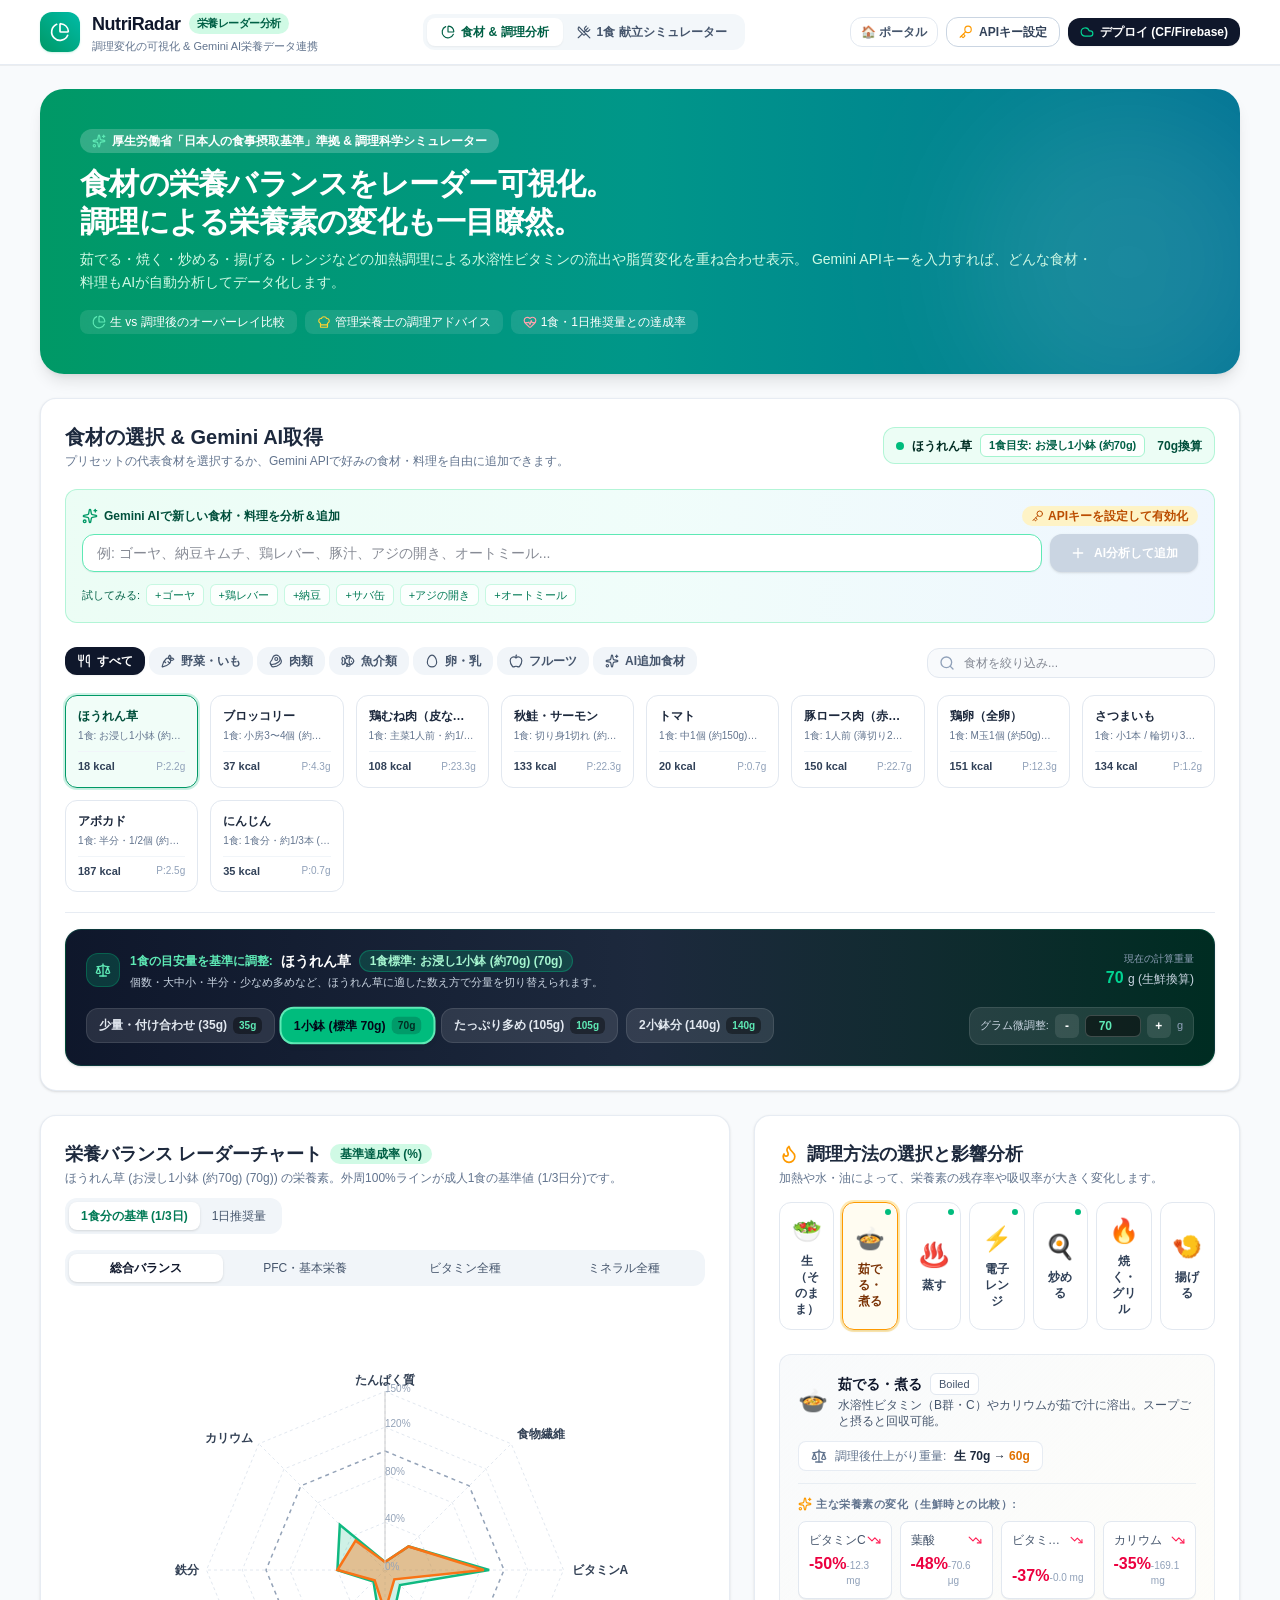
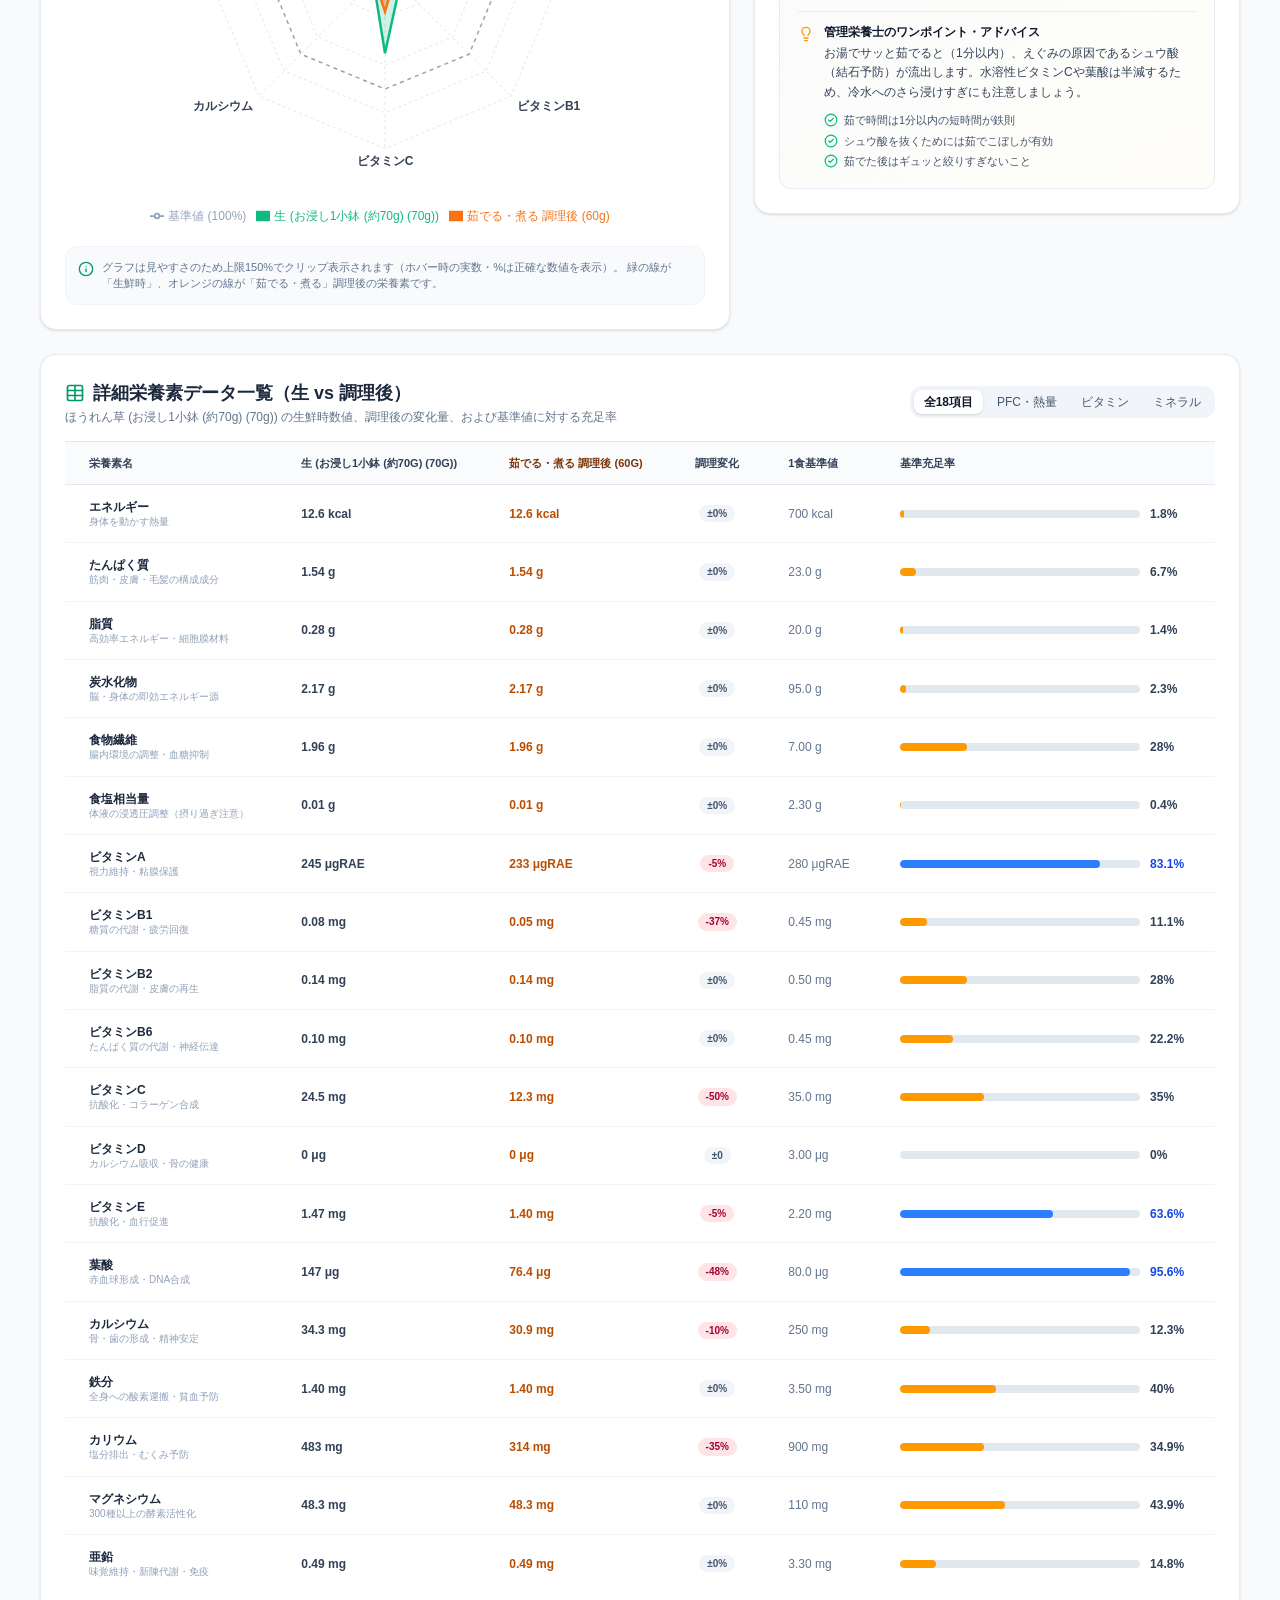
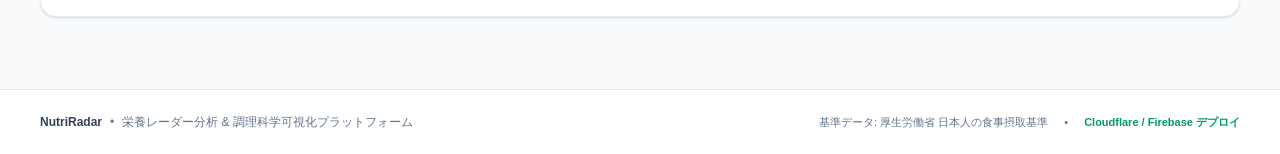
<file: nutrition-radar/index.html>
<!doctype html>
<html lang="ja">
  <head>
    <meta charset="UTF-8" />
    <meta name="viewport" content="width=device-width, initial-scale=1.0" />
    <title>NutriRadar | 栄養レーダー表示 & 調理影響可視化 (Gemini AI連携)</title>
    <meta name="description" content="食材の栄養バランスをレーダーチャートで可視化。加熱・調理による栄養素の残存率や変化、Gemini AIによる食材栄養分析に対応したWebアプリケーション。" />
    <link rel="icon" type="image/svg+xml" href="data:image/svg+xml,<svg xmlns=%22http://www.w3.org/2000/svg%22 viewBox=%220 0 100 100%22><text y=%22.9em%22 font-size=%2290%22>🥗</text></svg>" />
    <!-- Google Fonts for clean typography -->
    <link rel="preconnect" href="https://fonts.googleapis.com">
    <link rel="preconnect" href="https://fonts.gstatic.com" crossorigin>
    <link href="https://fonts.googleapis.com/css2?family=Plus+Jakarta+Sans:wght@400;500;600;700;800&family=Zen+Kaku+Gothic+New:wght@400;500;700;900&display=swap" rel="stylesheet">
    <script type="module" crossorigin src="./assets/index-3Vbqvub5.js"></script>
    <link rel="stylesheet" crossorigin href="./assets/index-mYPbccp0.css">
  </head>
  <body class="bg-slate-50 text-slate-900 font-sans antialiased">
    <div id="root"></div>
  </body>
</html>
</file>
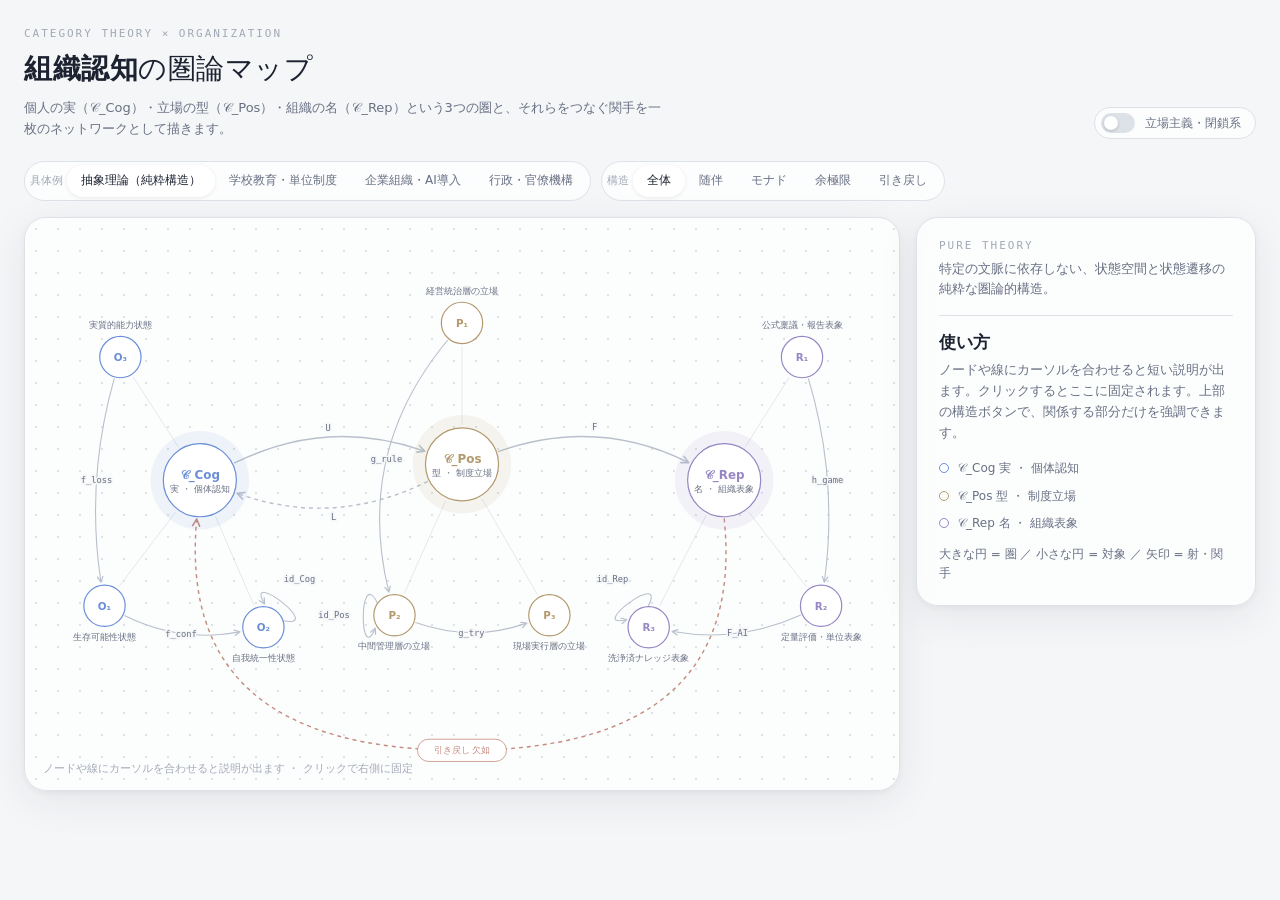
<file: organizational-category-theory.html>
<!DOCTYPE html>
<html lang="ja">
<head>
<meta charset="UTF-8">
<meta name="viewport" content="width=device-width, initial-scale=1.0">
<title>組織認知の圏論マップ</title>
<style>
:root{
  color-scheme: light dark;
  --bg:#f5f6f8; --surface:rgba(255,255,255,.72); --surface-solid:#ffffff;
  --line:#dde1e8; --edge:#b9c0cc; --text:#1c2230; --muted:#687083; --faint:#a2a9b6;
  --node:#ffffff; --accent:#5468e8;
  --cog:#6b8fd6; --pos:#b39a6e; --rep:#9686c4;
  --ok:#3d9f8a; --ng:#c48b7f;
  --shadow:0 10px 40px rgba(28,34,48,.08), 0 2px 8px rgba(28,34,48,.05);
}
@media (prefers-color-scheme: dark){
  :root{
    --bg:#0b0e15; --surface:rgba(20,25,36,.72); --surface-solid:#141924;
    --line:#232b3a; --edge:#3b4558; --text:#e5e8ef; --muted:#8f98aa; --faint:#5d6779;
    --node:#121722; --accent:#8193ff;
    --cog:#7fa2e8; --pos:#c9b085; --rep:#ab9be0;
    --ok:#56c1a8; --ng:#d79c90;
    --shadow:0 10px 40px rgba(0,0,0,.45), 0 2px 8px rgba(0,0,0,.3);
  }
}
*{box-sizing:border-box;margin:0;padding:0}
body{
  font-family:"Inter","Hiragino Sans","Noto Sans JP",system-ui,sans-serif;
  background:var(--bg); color:var(--text); min-height:100vh;
  -webkit-font-smoothing:antialiased; line-height:1.6;
}
.wrap{max-width:1320px;margin:0 auto;padding:28px 24px 40px}
header{display:flex;flex-wrap:wrap;align-items:flex-end;justify-content:space-between;gap:16px;margin-bottom:22px}
.kicker{font:500 11px/1 ui-monospace,SFMono-Regular,Menlo,monospace;letter-spacing:.18em;color:var(--faint);text-transform:uppercase}
h1{font-weight:300;font-size:clamp(20px,2.4vw,28px);letter-spacing:.02em;margin-top:8px}
h1 b{font-weight:600}
.lead{font-size:13px;color:var(--muted);margin-top:6px;max-width:640px}

/* controls */
.controls{display:flex;flex-wrap:wrap;gap:10px;align-items:center;margin-bottom:16px}
.seg{display:inline-flex;align-items:center;padding:3px;border-radius:999px;background:var(--surface);border:1px solid var(--line);backdrop-filter:blur(12px)}
.seg button{
  border:0;background:transparent;color:var(--muted);font:inherit;font-size:12px;
  padding:6px 14px;border-radius:999px;cursor:pointer;transition:background .25s,color .25s;
}
.seg button:hover{color:var(--text)}
.seg button[aria-pressed="true"]{background:var(--surface-solid);color:var(--text);box-shadow:0 1px 4px rgba(0,0,0,.08)}
.seg-label{font-size:11px;color:var(--faint);margin:0 4px 0 2px}
.switch{
  display:inline-flex;align-items:center;gap:10px;border:1px solid var(--line);background:var(--surface);
  padding:5px 14px 5px 6px;border-radius:999px;cursor:pointer;font:inherit;font-size:12px;color:var(--muted);
  backdrop-filter:blur(12px);
}
.switch .track{width:34px;height:20px;border-radius:999px;background:var(--line);position:relative;transition:background .3s}
.switch .track::after{content:"";position:absolute;top:3px;left:3px;width:14px;height:14px;border-radius:50%;background:var(--surface-solid);box-shadow:0 1px 3px rgba(0,0,0,.2);transition:transform .3s}
.switch[aria-checked="true"] .track{background:var(--ok)}
.switch[aria-checked="true"] .track::after{transform:translateX(14px)}
.switch[aria-checked="true"]{color:var(--text)}

/* layout */
.grid{display:grid;grid-template-columns:minmax(0,1fr) 340px;gap:16px}
@media (max-width:1000px){.grid{grid-template-columns:1fr}}
.card{background:var(--surface);border:1px solid var(--line);border-radius:22px;box-shadow:var(--shadow);backdrop-filter:blur(16px)}
.canvas{
  position:relative;overflow:hidden;padding:8px;
  background-image:radial-gradient(circle,var(--line) 1px,transparent 1.2px);
  background-size:22px 22px;
}
.canvas svg{width:100%;height:auto;display:block;animation:fade .5s ease}
@keyframes fade{from{opacity:0}to{opacity:1}}
.hint{position:absolute;left:18px;bottom:12px;font-size:11px;color:var(--faint)}

/* svg elements */
.spoke{stroke:var(--line);stroke-width:1}
.edge{fill:none;stroke:var(--edge);stroke-width:1.4;transition:stroke .25s,stroke-width .25s,opacity .35s}
.edge.functor{stroke-width:1.8}
.edge.dashed{stroke-dasharray:5 5}
.edge.flow{stroke-dasharray:4 7;animation:flow 2.4s linear infinite}
@keyframes flow{to{stroke-dashoffset:-44}}
.hit{fill:none;stroke:transparent;stroke-width:18;cursor:pointer}
.elabel{font-size:11px;fill:var(--muted);font-family:ui-monospace,SFMono-Regular,Menlo,monospace;paint-order:stroke;stroke:var(--bg);stroke-width:4px;pointer-events:none;transition:opacity .35s}
.grp{cursor:pointer;outline:none}
.grp:hover .edge,.grp:focus-visible .edge,.grp.on .edge{stroke:var(--accent);stroke-width:2.4}
.grp:hover .elabel,.grp.on .elabel{fill:var(--accent)}
.node circle.body{fill:var(--node);stroke-width:1.5;transition:stroke-width .25s,filter .25s}
.node{transform-box:fill-box;transform-origin:center;transition:transform .3s cubic-bezier(.2,.8,.2,1),opacity .35s}
.node:hover,.node:focus-visible,.node.on{transform:scale(1.08)}
.node:hover circle.body,.node:focus-visible circle.body,.node.on circle.body{stroke-width:2.6;filter:drop-shadow(0 6px 14px rgba(84,104,232,.22))}
.node .sym{font-size:13px;font-weight:600;text-anchor:middle;dominant-baseline:central;pointer-events:none}
.node .lbl{font-size:11.5px;fill:var(--muted);text-anchor:middle;pointer-events:none}
.hub .sym{font-size:15px}
.hub .sub{font-size:11px;fill:var(--muted);text-anchor:middle;pointer-events:none}
.halo{opacity:.10;animation:breathe 5s ease-in-out infinite}
@keyframes breathe{50%{opacity:.18}}
.dim{opacity:.14 !important}
.fb-label{font-size:11.5px;text-anchor:middle;dominant-baseline:central;pointer-events:none}

/* panel */
.panel{padding:22px;display:flex;flex-direction:column;gap:16px;align-self:start;position:sticky;top:16px}
.panel h2{font-size:17px;font-weight:600;line-height:1.45}
.panel .formula{font:12px/1.6 ui-monospace,SFMono-Regular,Menlo,monospace;color:var(--muted);background:var(--bg);border:1px solid var(--line);border-radius:12px;padding:8px 12px}
.panel dt{font-size:11px;letter-spacing:.06em;color:var(--faint);margin-bottom:4px}
.panel dd{font-size:13px;line-height:1.75}
.panel .sep{border-top:1px solid var(--line);padding-top:14px}
.panel .accent dt{color:var(--accent)}
.legend{display:grid;gap:8px;font-size:12px;color:var(--muted)}
.legend span{display:inline-block;width:10px;height:10px;border-radius:50%;margin-right:8px;vertical-align:-1px;border:1.5px solid}
.pin-clear{align-self:flex-start;border:1px solid var(--line);background:transparent;color:var(--muted);font:inherit;font-size:11px;padding:4px 12px;border-radius:999px;cursor:pointer}
.pin-clear:hover{color:var(--text)}

/* tooltip */
#tip{
  position:fixed;z-index:50;max-width:300px;padding:14px 16px;border-radius:16px;
  background:var(--surface);border:1px solid var(--line);box-shadow:var(--shadow);
  backdrop-filter:blur(18px) saturate(1.2);-webkit-backdrop-filter:blur(18px) saturate(1.2);
  opacity:0;transform:translateY(6px) scale(.98);pointer-events:none;
  transition:opacity .22s ease,transform .22s cubic-bezier(.2,.8,.2,1);
}
#tip.show{opacity:1;transform:none;pointer-events:auto}
#tip .k{font:500 10px/1 ui-monospace,SFMono-Regular,Menlo,monospace;letter-spacing:.14em;color:var(--faint);text-transform:uppercase}
#tip .t{font-size:14px;font-weight:600;margin-top:7px;line-height:1.45}
#tip .s{font:11px ui-monospace,SFMono-Regular,Menlo,monospace;color:var(--accent);margin-top:4px}
#tip .b{font-size:12.5px;color:var(--muted);margin-top:6px;line-height:1.7}
#tip .x{font-size:11px;color:var(--faint);margin-top:8px;border-top:1px solid var(--line);padding-top:6px}

@media (prefers-reduced-motion: reduce){
  *,*::before,*::after{animation:none !important;transition:none !important}
}
</style>
</head>
<body>
<div class="wrap">
  <header>
    <div>
      <div class="kicker">Category Theory × Organization</div>
      <h1><b>組織認知</b>の圏論マップ</h1>
      <p class="lead">個人の実（𝒞_Cog）・立場の型（𝒞_Pos）・組織の名（𝒞_Rep）という3つの圏と、それらをつなぐ関手を一枚のネットワークとして描きます。</p>
    </div>
    <button type="button" class="switch" id="mode" role="switch" aria-checked="false">
      <span class="track"></span><span id="mode-text">立場主義・閉鎖系</span>
    </button>
  </header>

  <div class="controls">
    <div class="seg" id="scenarios" aria-label="具体例"></div>
    <div class="seg" id="structures" aria-label="普遍構造"></div>
  </div>

  <div class="grid">
    <section class="card canvas" aria-label="圏と関手のネットワーク図">
      <div id="graph"></div>
      <div class="hint">ノードや線にカーソルを合わせると説明が出ます ・ クリックで右側に固定</div>
    </section>
    <aside class="card panel" id="panel" aria-live="polite"></aside>
  </div>
</div>
<div id="tip" role="tooltip"></div>

<script>
const MODEL = {"categories": [{"id": "C_Cog", "symbol": "𝒞_Cog", "name": "個体認知圏 (Cognitive Category)", "abstraction": "ミクロ状態空間：生物学的・心理的個体状態と内面的価値評価", "objects": [{"id": "Cog_Surv", "label": "O₁: 生存可能性状態", "desc": "物理的・社会的・代謝的生存の維持水準（孤立回避・エネルギー節約）"}, {"id": "Cog_Self", "label": "O₂: 自我統一性状態", "desc": "自己同一性・有能感・認知的一貫性が保持された内面状態"}, {"id": "Cog_Cap", "label": "O₃: 実質的能力状態", "desc": "個体が保有する固有の暗黙知・批判的思考力・実務遂行能力（『実』）"}], "morphisms": [{"id": "f_loss", "from": "Cog_Cap", "to": "Cog_Surv", "symbol": "f_loss : O₃ → O₁", "name": "損失回避・負の強化", "desc": "減点や排斥リスクを回避するため、突出した能力行使を抑制し安全領域へ遷移する射"}, {"id": "f_conf", "from": "Cog_Surv", "to": "Cog_Self", "symbol": "f_conf : O₁ → O₂", "name": "確証バイアス・不協和解消", "desc": "生存脅威や不都合な現実を遮断し、自己の正当性と一貫性を防衛する射"}, {"id": "id_cog", "from": "Cog_Self", "to": "Cog_Self", "symbol": "id_Cog : O₂ → O₂", "name": "現状維持バイアス（恒等射）", "desc": "参照点を現在状態に固定し、認知的負荷を最小化する恒等変換"}]}, {"id": "C_Pos", "symbol": "𝒞_Pos", "name": "制度立場圏 (Positional Category)", "abstraction": "メソ状態空間：組織構造から割り当てられた役割規定（型）と手続き遷移", "objects": [{"id": "Pos_Gov", "label": "P₁: 経営統治層の立場", "desc": "全体統制・方針策定を担う制度的役職（現場から空間的に分離された位置）"}, {"id": "Pos_Mid", "label": "P₂: 中間管理層の立場", "desc": "上下の緩衝・領地（予算・人員）保全・手続き管理を担う制度的役職"}, {"id": "Pos_Exe", "label": "P₃: 現場実行層の立場", "desc": "規定プログラムの消化・実行時例外処理（Try-Catch）を担う制度的役職"}], "morphisms": [{"id": "g_proc", "from": "Pos_Gov", "to": "Pos_Mid", "symbol": "g_rule : P₁ → P₂", "name": "規則・目標の演繹的下達", "desc": "抽象化された単一指標や標準手続きを上位から下位へ賦課する制度的射"}, {"id": "g_try", "from": "Pos_Mid", "to": "Pos_Exe", "symbol": "g_try : P₂ → P₃", "name": "手続責任・例外抑制の委譲", "desc": "任期中の無事故・前例踏襲・85〜90%微小未達の維持を要請する制度的射"}, {"id": "id_pos", "from": "Pos_Mid", "to": "Pos_Mid", "symbol": "id_Pos : P₂ → P₂", "name": "前例踏襲（恒等射）", "desc": "思考と結果責任を制度的役割へアウトソーシングし、型を反復維持する恒等変換"}]}, {"id": "C_Rep", "symbol": "𝒞_Rep", "name": "組織表象圏 (Representational Category)", "abstraction": "マクロ状態空間：組織内で公式に流通する記号・定量指標・承認文書（『名』）", "objects": [{"id": "Rep_Doc", "label": "R₁: 公式稟議・報告表象", "desc": "合議制と減点回避フィルタを通過し、政治的に平滑化された公式文書"}, {"id": "Rep_KPI", "label": "R₂: 定量評価・単位表象", "desc": "実態から切り離され自己目的化した測定値（KPI達成率・履修単位・正常終了コード）"}, {"id": "Rep_AI", "label": "R₃: 洗浄済ナレッジ表象", "desc": "生成AI・知識管理システムにより論理的流暢さと客観的権威が付与された表象"}], "morphisms": [{"id": "h_game", "from": "Rep_Doc", "to": "Rep_KPI", "symbol": "h_game : R₁ → R₂", "name": "指標ゲーミング（グッドハート射）", "desc": "実質的価値ではなく測定数値のみを最適化する記号間の変換プロセス"}, {"id": "h_wash", "from": "Rep_KPI", "to": "Rep_AI", "symbol": "F_AI : R₂ → R₃", "name": "事実洗浄（Truth Washing）", "desc": "生成文脈（保身・忖度）を捨象したまま統計的流暢さを付与し、客観的教条へ昇華させる射"}, {"id": "id_rep", "from": "Rep_AI", "to": "Rep_AI", "symbol": "id_Rep : R₃ → R₃", "name": "記号の自己言及的保持（恒等射）", "desc": "物理的現実と接地しないまま表象空間内部で整合性を循環させる恒等変換"}]}], "structures": [{"id": "adjunction", "title": "1. 随伴関手 (L ⊣ U) ：忘却と型への同化", "formula": "Hom_𝒞_Cog(L(P), C) ≅ Hom_𝒞_Pos(P, U(C))", "summary": "忘却関手 U が個人の実質的能力・内面葛藤（実）を捨象して『立場 P』へ射影し、左随伴 L が『立場から期待される標準的な型 L(P)』を内面へ付与する普遍的対応。", "mechanism": "個体が組織内で独自の判断を下すよりも、立場 P が要求する定型役割 L(P) に自己を同化させる方が、認知的代謝コストと減点リスクを同時に最小化できる（普遍性）。"}, {"id": "monad", "title": "2. 立場主義モナド (T = U ∘ L, η, μ) ：型の極限追求", "formula": "η : Id ⇒ T （責任の外部化）,  μ : T² ⇒ T （手続きの自己増殖）", "summary": "随伴から生じる自己関手 T はモナドを形成する。『型を守るための型（手続きのための手続き）』が無限に反復されても T の内部に閉じ込められる。", "mechanism": "クライスリ射 f : X → T(Y) により、すべての業務出力 Y には『立場上の免責条件・予算確保の口実（85〜90%の微小未達）』というモナド的文脈 T が不可分に結合される（パーキンソンの法則）。"}, {"id": "colimit", "title": "3. 余極限 (Colimit) ：合成の誤謬と無責任の体系", "formula": "Colim (P₁ → P₂ → P₃) ⟶ ∅_ Accountability （結果責任の消滅）", "summary": "各階層・各工程（例：学年進行や部門間バトンパス）が『任期中のランタイム例外処理（手続責任）』のみを局所的に可換にした結果、全体の余極限において結果責任が消失する。", "mechanism": "局所図式では『規定手順の履行（Exit Code 0）』が成立しているが、大域的な貼り合わせ（余極限）においては、最終アウトプットの品質保証（SLA）を担う対象が存在しない構造的不整合が生じる。"}, {"id": "pullback", "title": "4. 引き戻し (Pullback) の欠如と回復：AI事実洗浄 vs 動的適応", "formula": "Pullback (𝒞_Cog ×_𝒞_Rep 𝒞_Pos) の喪失と再構築", "summary": "忘却関手によって現場の文脈が失われた表象圏 𝒞_Rep 上で AI 関手 F_AI を作用させると、実態への引き戻し（接地）を欠いたまま虚構が正当化される。", "mechanism": "これを打破するには、知己（メタ認知）・正名（名実の再結合）・無形（固定構造の流動化）・無用の用（余白対象の導入）によって、表象 R から実態 O への引き戻し射（接地検証）を制度的に再構築する必要がある。"}]};
const SCENARIOS = {"abstract": {"label": "① 抽象理論（純粋構造）", "badge": "Pure Theory", "desc": "特定の文脈に依存しない、状態空間と状態遷移の純粋な圏論的構造。", "objects": {"Cog_Surv": {"title": "O₁: 生存可能性状態", "example": "物理的・社会的・代謝的生存の維持水準（孤立回避・省エネ）"}, "Cog_Self": {"title": "O₂: 自我統一性状態", "example": "自己同一性・有能感・認知的一貫性が保持された内面状態"}, "Cog_Cap": {"title": "O₃: 実質的能力状態", "example": "個体が保有する固有の暗黙知・批判的思考力・実務遂行能力（『実』）"}, "Pos_Gov": {"title": "P₁: 経営統治層の立場", "example": "全体統制・方針策定を担う制度的役職（現場から空間的に分離）"}, "Pos_Mid": {"title": "P₂: 中間管理層の立場", "example": "上下の緩衝・領地（予算・人員）保全・手続き管理を担う役職"}, "Pos_Exe": {"title": "P₃: 現場実行層の立場", "example": "規定プログラムの消化・実行時例外処理（Try-Catch）を担う役職"}, "Rep_Doc": {"title": "R₁: 公式稟議・報告表象", "example": "合議制と減点回避フィルタを通過し平滑化された公式文書"}, "Rep_KPI": {"title": "R₂: 定量評価・単位表象", "example": "実態から切り離され自己目的化した測定値（KPI・単位・正常終了コード）"}, "Rep_AI": {"title": "R₃: 洗浄済ナレッジ表象", "example": "AI・知識管理により論理的流暢さと客観的権威が付与された表象"}}, "morphisms": {"f_loss": {"name": "損失回避・負の強化", "example": "減点や排斥リスクを避けるため突出した能力行使を抑制し安全領域へ遷移する"}, "f_conf": {"name": "確証バイアス・不協和解消", "example": "不都合な現実を遮断し自己の正当性と一貫性を防衛する"}, "id_cog": {"name": "現状維持バイアス（恒等射）", "example": "参照点を現在状態に固定し認知的負荷を最小化する"}, "g_proc": {"name": "規則・目標の演繹的下達", "example": "抽象化された単一指標や標準手続きを上位から下位へ賦課する"}, "g_try": {"name": "手続責任・例外抑制の委譲", "example": "任期中の無事故・前例踏襲・85〜90%微小未達の維持を要請する"}, "id_pos": {"name": "前例踏襲（恒等射）", "example": "思考と結果責任を制度的役割へ外部化し型を反復維持する"}, "h_game": {"name": "指標ゲーミング（グッドハート射）", "example": "実質的価値ではなく測定数値のみを最適化する記号変換"}, "h_wash": {"name": "事実洗浄（Truth Washing）", "example": "政治的文脈を捨象したまま統計的流暢さを付与し客観化する"}, "id_rep": {"name": "記号の自己言及的保持（恒等射）", "example": "物理的現実と接地しないまま表象空間内部で整合性を循環させる"}}}, "education": {"label": "② 学校教育・単位制度", "badge": "Public School System", "desc": "履修主義（時間拘束）と年功的バッチ処理により、卒業生の実質的自立（結果責任）が免責される構造。", "objects": {"Cog_Surv": {"title": "O₁: 教員の安泰・生徒の同調", "example": "保護者クレームや教育委員会の査問を避け、教室で浮かないよう同調する状態"}, "Cog_Self": {"title": "O₂: 『聖職者』『優等生』の自負", "example": "『子どものため』という道徳的自己物語と、経済合理性（損得・契約）の心理的抑圧"}, "Cog_Cap": {"title": "O₃: 真の学習到達度・批判的知性", "example": "生徒の本質的な思考力・自立技能、および教員の独自の教育的工夫（『実』）"}, "Pos_Gov": {"title": "P₁: 文科省・教育委員会の立場", "example": "学習指導要領や全国一律の通達を下達し、現場の個別文脈から隔離された統治立場"}, "Pos_Mid": {"title": "P₂: 校長・教頭・学年主任の立場", "example": "学校内の無事故・前例踏襲を管理し、外部への不祥事流出を防ぐ緩衝立場"}, "Pos_Exe": {"title": "P₃: 学級担任・教科担任の立場", "example": "初日から『先生』の記号を付与され、在校3年間のランタイム例外処理を担う立場"}, "Rep_Doc": {"title": "R₁: 指導要録・無事故報告書", "example": "『指導済み』『問題なし』として教育委員会へ提出される定型行政文書"}, "Rep_KPI": {"title": "R₂: 『履修単位』・卒業証書", "example": "理解度20%でも『席に座っていた時間』で認定される単位と、一斉卒業の正常終了スタンプ"}, "Rep_AI": {"title": "R₃: 教育DX・標準化カリキュラム表象", "example": "過去の指導記録や内申点データを集約し『客観的評価』として出力される教育データ"}}, "morphisms": {"f_loss": {"name": "トラブル回避・事なかれ主義", "example": "生徒の突出した疑問や挑戦を『管理リスク』として抑え、無風状態へ誘導する遷移"}, "f_conf": {"name": "聖職ナラティブによる正当化", "example": "長時間労働や非効率な部活指導を『教育的献身』として合理化し疑問を封じる遷移"}, "id_cog": {"name": "学校閉鎖ループの反復（恒等射）", "example": "生徒→教育学部→教員という単一OS内で外部社会の価値観を遮断し続ける恒等遷移"}, "g_proc": {"name": "学習指導要領・通達の一律賦課", "example": "個人の習熟度に関わらず、学年単位で同一の進行スケジュールを強制する遷移"}, "g_try": {"name": "在校中エラーハンドリングの委譲", "example": "卒業後の自立（SLA）は問わず、在校中の非行・事故のみをTry-Catchさせる遷移"}, "id_pos": {"name": "一斉入学・一斉卒業バッチ（恒等射）", "example": "毎年4月に入学させ3月に押し出すベルトコンベアを無批判に回し続ける恒等遷移"}, "h_game": {"name": "『適当に良い成績（75〜85点）』の演出", "example": "赤点補習の手間も異端児の摩擦も避ける、最も省エネな成績分布・単位認定への変換"}, "h_wash": {"name": "内申点・指導記録の客観化洗浄", "example": "『教員にとって都合の良い従順さ』を『主体性評価』という公的指標へ昇華させる変換"}, "id_rep": {"name": "学歴・単位記号の自己循環（恒等射）", "example": "基礎が未習得のままでも単位記号が積み上がり、次工程（上級学校・社会）へパスされる循環"}}}, "corporate_ai": {"label": "③ 企業組織・AI導入", "badge": "Corporate & AI / RAG", "desc": "KPI統制と社内AI（RAG）導入が、立場主義と結合して『85〜90%微小未達』や『事実洗浄』を増幅する構造。", "objects": {"Cog_Surv": {"title": "O₁: 社員の保身・減点回避状態", "example": "ノルマ引き上げ（ラチェット効果）や降格を避け、省エネで社内生存を図る内面状態"}, "Cog_Self": {"title": "O₂: 専門職・管理職としての自尊心", "example": "AIによる能力代替への脅威を防衛し、過去の投資判断（サンクコスト）を正当化する状態"}, "Cog_Cap": {"title": "O₃: 現場の暗黙知・実質的価値創出", "example": "顧客との定性的信頼、技術的負債の解消、長期的イノベーションの種（『実』）"}, "Pos_Gov": {"title": "P₁: 経営陣・CXOの立場", "example": "ダッシュボードの単一KPIとAI要約で全社を遠隔統制しようとする経営統治立場"}, "Pos_Mid": {"title": "P₂: 事業部長・課長（中間層）の立場", "example": "部下数と予算規模（領地）を保全し、不都合な現場情報を希釈して上申する立場"}, "Pos_Exe": {"title": "P₃: 現場担当者・エンジニアの立場", "example": "余力を隠蔽しつつ『AIが推奨した』という免責クッションを用いて業務を処理する立場"}, "Rep_Doc": {"title": "R₁: 稟議書・AI生成長文レポート", "example": "社内政治的配慮で角を丸め、AIで体裁を整えた膨大な報告ドキュメント"}, "Rep_KPI": {"title": "R₂: 単一KPI達成率（85〜90%微小未達）", "example": "100%達成によるノルマ増も50%未達の処罰も避け、来期予算増を要求できる最適数値表象"}, "Rep_AI": {"title": "R₃: RAG・社内AIが洗浄した『客観的戦略』", "example": "過去の歪曲された社内文書を学習したAIが『確信度95%』として出力する教条的ナレッジ"}}, "morphisms": {"f_loss": {"name": "余力隠蔽・突出の自己抑制", "example": "AIで業務が10倍速くなっても早期完了を申告せず、来期ノルマ増を防ぐ状態遷移"}, "f_conf": {"name": "AI迎合性（Sycophancy）による確証", "example": "上層部の仮説に迎合するAI出力のみを採択し、現場の異論を遮断する状態遷移"}, "id_cog": {"name": "コンコルド効果・撤退不能（恒等射）", "example": "失敗が明白なプロジェクトでも損失確定（自己否定）を避けて継続する恒等遷移"}, "g_proc": {"name": "マクナマラ的単一KPIの強制下達", "example": "測定不能な現場品質を捨象し、コール件数やコード行数のみを評価基準として課す遷移"}, "g_try": {"name": "『立場上＋AI上』の二重免責委譲", "example": "『規則通りかつAIの推奨通り実行した』として個人の結果責任を消去する遷移"}, "id_pos": {"name": "AIスロップ査読・手続き増殖（恒等射）", "example": "AIが生成した長文資料を別のAIで要約・回覧し、労働時間を100%埋め尽くす恒等遷移"}, "h_game": {"name": "アルゴリズム的指標ハック", "example": "顧客満足を犠牲にしてでも測定KPIの数値だけを最短距離で最大化する記号変換"}, "h_wash": {"name": "Garbage In, Gospel Out（事実洗浄）", "example": "社内政治で加工・希釈された過去ログをAIが流暢に統合し『科学的真理』へ昇華させる変換"}, "id_rep": {"name": "過剰脚本主義・単一故障点の隠蔽（恒等射）", "example": "AIが作った完璧な事業計画書に安住し、前提崩壊時のフェイルセーフを欠く循環"}}}, "bureaucracy": {"label": "④ 行政・官僚機構", "badge": "Public Bureaucracy", "desc": "法規・前例・合議制（スタンプラリー）により、個人の主体性が立場へ強く吸収され自浄作用が停止する構造。", "objects": {"Cog_Surv": {"title": "O₁: 官僚・職員の減点ゼロ生存状態", "example": "国会答弁や監査での失点を極小化し、任期中の無傷での異動・昇進を最優先する状態"}, "Cog_Self": {"title": "O₂: 『公僕・制度の番人』としての自負", "example": "手続きの厳格な遵守そのものを道徳的善とみなし、実質的弊害から目を背ける状態"}, "Cog_Cap": {"title": "O₃: 政策立案力・社会的課題解決力", "example": "市民・社会の現実的課題を解決する本来の専門的知見と改革意欲（『実』）"}, "Pos_Gov": {"title": "P₁: 政治任用層・本省幹部の立場", "example": "抽象的な政策スローガンを掲げ、現場運用は下位機構の裁量へ委ねる統治立場"}, "Pos_Mid": {"title": "P₂: 担当課長・調整官の立場", "example": "省益（予算枠・定員・権限領地）を保全し、関係各所との合議（根回し）を回す立場"}, "Pos_Exe": {"title": "P₃: 窓口・現場執行担当者の立場", "example": "内規と前例に厳密に一致する処理を行い、例外要求を『前例がない』と却下する立場"}, "Rep_Doc": {"title": "R₁: 決裁文書・合議スタンプラリー", "example": "数十個の承認印によって個人の責任所在が完全に希釈された公的決裁文書"}, "Rep_KPI": {"title": "R₂: 予算消化率100%・形式的実施件数", "example": "社会的課題が解決したかではなく『予算を余らせず使い切ったか』を示す表象"}, "Rep_AI": {"title": "R₃: 前例踏襲データベース・自動答弁表象", "example": "過去の答弁と通達のみから論理的に破綻のない回答を自動合成する閉鎖的知識体系"}}, "morphisms": {"f_loss": {"name": "前例なき決断の徹底忌避", "example": "独自の判断による失点リスクを恐れ、すべての判断根拠を過去の前例へ逃がす遷移"}, "f_conf": {"name": "多元的無知による集団的沈黙", "example": "制度の破綻を全員が察知しつつ『誰も異論を唱えていないから正しい』と同調する遷移"}, "id_cog": {"name": "些末事項（自転車置き場）への逃避", "example": "巨額予算や根本改革は素通りさせ、文言修正や備品選定の議論に時間を費やす恒等遷移"}, "g_proc": {"name": "通達・内規の細分化と縛りの強化", "example": "問題が起きるたびに解決ではなく『新たな禁止ルールと確認書類』を追加する遷移"}, "g_try": {"name": "『立場上そう言わざるを得ない』免責", "example": "生身の個人を後景に退かせ、役職の台本通りに発言・処理して道義的責任を遮断する遷移"}, "id_pos": {"name": "年度末予算消化と組織自己増殖（恒等射）", "example": "余剰予算を年度末に使い切り、翌年度の予算枠と人員を拡大し続ける恒等遷移"}, "h_game": {"name": "倒錯インセンティブによる課題温存", "example": "課題が完全解決すると組織と予算が消滅するため、85〜90%の解決に留め課題を存続させる変換"}, "h_wash": {"name": "形式合意の『公的決定』への昇華", "example": "誰も実質的検証をしていない合議文書を『適法かつ正当な機関決定』として確定させる変換"}, "id_rep": {"name": "無責任の体系の完全循環（恒等射）", "example": "上は『現場の裁量』と言い、下は『上の通達』と言い、外部環境の制約に直面するまで持続する循環"}}}};
const STRUCT_EX = {"education": {"adjunction": "教員個人の教育観（実）は捨象され、「先生」という役割の標準型（指導要領どおりの進行・生徒指導の定型）に同化することが、最も摩擦の少ない適応となる。", "monad": "指導記録を残すための記録、点検のための点検表など、手続きを担保する手続きが増えても、すべて「学校運営の型」の内部に吸収される。", "colimit": "小学校→中学校→高校→大学の各工程が在校中の無事故のみを保証して次工程へ引き渡す結果、卒業後の自立に責任を負う主体が全体として存在しない。", "pullback": "修得主義（一定水準の到達確認まで進級・卒業させない）により、単位という表象から生徒の実際の到達度へ引き戻す検証経路が再構築される。"}, "corporate_ai": {"adjunction": "社員の専門的判断は捨象され、「課長」「担当者」という役割の型（前例・稟議ルート・KPI追従）に同化することが、減点回避上の最適解となる。", "monad": "AIで生成した資料を別のAIで要約し、その要約の確認会議を開くなど、手続きの多重化がすべて業務プロセスの型に吸収され、労働時間は短縮されない。", "colimit": "企画→開発→営業→保守の各部門が自部門KPIの達成のみを保証して引き渡す結果、顧客価値の最終責任を担う主体が全体として不在となる。", "pullback": "AI出力に生成文脈（作成者・承認経路・利害）のメタデータ、現場の生ログ、反論生成AIを併記することで、表象から現場実態への引き戻しが可能となる。"}, "bureaucracy": {"adjunction": "職員個人の政策判断は捨象され、役職の台本（前例・内規・合議手順）に同化することが、監査や答弁での失点を最小化する適応となる。", "monad": "問題が起きるたびに確認書類と承認手続きが追加されるが、それらはすべて「行政手続きの型」の内部に吸収され、手続き総量は単調に増加する。", "colimit": "本省→担当課→窓口の各階層が手続きの適法性のみを保証する結果、政策が社会課題を解決したかに責任を負う主体が全体として存在しない。", "pullback": "事後的な政策効果測定と、事前承認型から事後監査型への権限移行により、決裁文書という表象から社会的実態への引き戻し経路が再構築される。"}};
</script>
<script>
const NS = 'http://www.w3.org/2000/svg';
let scenario = 'abstract', adapted = false, structure = null, pinned = null;

const CATS = Object.fromEntries(MODEL.categories.map(c => [c.id, c]));
const CAT_INFO = {
  C_Cog: { color: 'var(--cog)', tag: '実', jp: '個体認知' },
  C_Pos: { color: 'var(--pos)', tag: '型', jp: '制度立場' },
  C_Rep: { color: 'var(--rep)', tag: '名', jp: '組織表象' }
};
const HUB = { C_Cog: [210, 320], C_Pos: [540, 300], C_Rep: [870, 320] };
const NODE = {
  Cog_Cap: [110, 165], Cog_Surv: [90, 478], Cog_Self: [290, 505],
  Pos_Gov: [540, 122], Pos_Mid: [455, 490], Pos_Exe: [650, 490],
  Rep_Doc: [968, 165], Rep_KPI: [992, 478], Rep_AI: [775, 505]
};
const R_HUB = 46, R_NODE = 26;
const STRUCT_SHORT = { adjunction: '随伴', monad: 'モナド', colimit: '余極限', pullback: '引き戻し' };
const FOCUS = {
  adjunction: ['hub:C_Cog', 'hub:C_Pos', 'fun:U', 'fun:L'],
  monad: ['hub:C_Pos', 'fun:U', 'fun:L', 'mor:id_pos', 'obj:Pos_Mid'],
  colimit: ['hub:C_Pos', 'obj:Pos_Gov', 'obj:Pos_Mid', 'obj:Pos_Exe', 'mor:g_proc', 'mor:g_try', 'fb'],
  pullback: ['fb', 'hub:C_Rep', 'hub:C_Cog', 'mor:h_wash', 'obj:Rep_AI', 'obj:Cog_Cap']
};
const FUNCTORS = {
  closed: {
    U: { label: 'U', title: '忘却関手 U', sym: 'U : 𝒞_Cog → 𝒞_Pos', body: '個人の能力や内面の葛藤を捨象し、「立場」だけを取り出す。' },
    L: { label: 'L', title: '自由関手 L（L ⊣ U）', sym: 'L : 𝒞_Pos → 𝒞_Cog', body: '立場に期待される標準の「型」を個人の内面へ与える。U と随伴をなす。' },
    F: { label: 'F', title: '表象化関手 F_Metric', sym: 'F : 𝒞_Pos → 𝒞_Rep', body: '立場の活動を単一指標・文書・単位という記号へ写し、流通させる。' },
    fb: { label: '引き戻し 欠如', title: '引き戻し（Pullback）の欠如', sym: '𝒞_Rep ⇢ 𝒞_Cog は不成立', body: '表象から実態へ戻る検証経路がない。余極限で結果責任が消え、AIによる事実洗浄が閉じた循環になる。' }
  },
  adapted: {
    U: { label: 'F_Preserve', title: '文脈保持関手 F_Preserve', sym: '𝒞_Cog → 𝒞_Pos', body: '能力や現場の文脈を捨てずに立場へ対応づける（正名）。' },
    L: { label: '自律保護', title: '自律性保護', sym: '𝒞_Pos → 𝒞_Cog', body: '型を押しつけず、個人の判断余地（無用の用）を残して返す。' },
    F: { label: 'F_Ground', title: '接地関手 F_Ground', sym: '𝒞_Pos → 𝒞_Rep', body: '多面的な評価で、記号と実態が一致するよう表象化する。' },
    fb: { label: '引き戻し 成立', title: '引き戻し（Pullback）の成立', sym: '𝒞_Cog ×_𝒞_Rep 𝒞_Pos', body: '知己・正名・無形・無用の用によって、表象から現場の実態へ再接地する検証経路ができる。' }
  }
};

/* ---------- geometry ---------- */
const sub = (a, b) => [a[0] - b[0], a[1] - b[1]];
const add = (a, b) => [a[0] + b[0], a[1] + b[1]];
const mul = (a, k) => [a[0] * k, a[1] * k];
const len = a => Math.hypot(a[0], a[1]) || 1;
const unit = a => mul(a, 1 / len(a));
const rot = (v, deg) => { const r = deg * Math.PI / 180; return [v[0] * Math.cos(r) - v[1] * Math.sin(r), v[0] * Math.sin(r) + v[1] * Math.cos(r)]; };
const f = p => p.map(n => n.toFixed(1)).join(' ');

function curve(a, b, ra, rb, bend, away) {
  const m = mul(add(a, b), .5), d = sub(b, a), n = unit([-d[1], d[0]]);
  let c = add(m, mul(n, bend));
  if (away) { const c2 = add(m, mul(n, -bend)); if (len(sub(c2, away)) > len(sub(c, away))) c = c2; }
  const s = add(a, mul(unit(sub(c, a)), ra + 2));
  const e = add(b, mul(unit(sub(c, b)), rb + 5));
  const mid = add(add(mul(s, .25), mul(c, .5)), mul(e, .25));
  return { d: `M ${f(s)} Q ${f(c)} ${f(e)}`, mid };
}
const LOOP_DIR = { Cog_Self: [0.6, -0.8], Pos_Mid: [-1, 0], Rep_AI: [-0.6, -0.8] };
const BEND = { g_proc: 95 };
function loop(p, hub, r, id) {
  const u = LOOP_DIR[id] ? unit(LOOP_DIR[id]) : unit(sub(p, hub));
  const s = add(p, mul(rot(u, 35), r)), e = add(p, mul(rot(u, -35), r + 4));
  const c1 = add(p, mul(rot(u, 55), r + 52)), c2 = add(p, mul(rot(u, -55), r + 52));
  return { d: `M ${f(s)} C ${f(c1)} ${f(c2)} ${f(e)}`, mid: add(p, mul(u, r + 50)) };
}

/* ---------- svg helpers ---------- */
function el(tag, attrs = {}, parent) {
  const n = document.createElementNS(NS, tag);
  for (const k in attrs) n.setAttribute(k, attrs[k]);
  if (parent) parent.appendChild(n);
  return n;
}
function wrap(text, n = 10, lines = 2) {
  const out = [];
  for (let i = 0; i < text.length && out.length < lines; i += n) out.push(text.slice(i, i + n));
  if (text.length > n * lines) out[lines - 1] = out[lines - 1].slice(0, n - 1) + '…';
  return out;
}
function interactive(g, key, info) {
  g.setAttribute('tabindex', '0');
  g.setAttribute('role', 'button');
  g.setAttribute('aria-label', info().title);
  g.dataset.key = key;
  g.addEventListener('pointerenter', () => showTip(g, info()));
  g.addEventListener('pointerleave', hideTipSoon);
  g.addEventListener('focus', () => showTip(g, info()));
  g.addEventListener('blur', hideTipSoon);
  const pin = () => { pinned = { key, info }; renderPanel(); markOn(); };
  g.addEventListener('click', pin);
  g.addEventListener('keydown', e => { if (e.key === 'Enter' || e.key === ' ') { e.preventDefault(); pin(); } });
}

/* ---------- content ---------- */
const sc = () => SCENARIOS[scenario];
const fn = () => FUNCTORS[adapted ? 'adapted' : 'closed'];
function objInfo(cat, o) {
  const e = sc().objects[o.id], a = SCENARIOS.abstract.objects[o.id];
  return { kicker: `${cat.symbol} ・ 対象`, title: e.title, body: e.example, extra: scenario !== 'abstract' ? `抽象：${a.title}` : '' };
}
function morInfo(cat, m) {
  const e = sc().morphisms[m.id];
  return { kicker: `${cat.symbol} ・ 射`, title: e.name, sym: m.symbol, body: e.example };
}
function hubInfo(cat) {
  return { kicker: '圏', title: cat.name, sym: cat.symbol, body: cat.abstraction };
}
function funInfo(k) { const x = fn()[k]; return { kicker: k === 'fb' ? '普遍構造' : '関手', title: x.title, sym: x.sym, body: x.body }; }

/* ---------- render graph ---------- */
function renderGraph() {
  const box = document.getElementById('graph');
  box.innerHTML = '';
  const svg = el('svg', { viewBox: '0 0 1080 700', role: 'img', 'aria-label': '3つの圏と関手のネットワーク' }, box);
  const defs = el('defs', {}, svg);
  [['ar', 'var(--edge)'], ['ar-ok', 'var(--ok)'], ['ar-ng', 'var(--ng)']].forEach(([id, c]) => {
    const mk = el('marker', { id, viewBox: '0 0 10 10', refX: 7, refY: 5, markerWidth: 7, markerHeight: 7, orient: 'auto-start-reverse' }, defs);
    el('path', { d: 'M1 1.5 L8 5 L1 8.5', fill: 'none', stroke: c, 'stroke-width': 1.6, 'stroke-linecap': 'round', 'stroke-linejoin': 'round' }, mk);
  });
  const lSpokes = el('g', {}, svg), lEdges = el('g', {}, svg), lNodes = el('g', {}, svg);

  // feedback arc (pullback)
  {
    const F = fn().fb, color = adapted ? 'var(--ok)' : 'var(--ng)';
    const g = el('g', { class: 'grp' }, lEdges);
    const d = 'M 870 368 Q 900 660 540 660 Q 180 660 206 370';
    el('path', { d, class: 'hit' }, g);
    el('path', { d, class: 'edge functor ' + (adapted ? 'flow' : 'dashed'), stroke: color, style: `stroke:${color}`, 'marker-end': `url(#${adapted ? 'ar-ok' : 'ar-ng'})` }, g);
    const w = F.label.length * 12 + 28;
    el('rect', { x: 540 - w / 2, y: 646, width: w, height: 28, rx: 14, fill: 'var(--surface-solid)', stroke: color, 'stroke-width': 1 }, g);
    const t = el('text', { x: 540, y: 660, class: 'fb-label', fill: color }, g); t.textContent = F.label;
    interactive(g, 'fb', () => funInfo('fb'));
  }

  // functors between hubs
  const fu = [
    ['U', 'C_Cog', 'C_Pos', -70, false],
    ['L', 'C_Pos', 'C_Cog', -70, true],
    ['F', 'C_Pos', 'C_Rep', -70, false]
  ];
  fu.forEach(([k, a, b, bend, dashed]) => {
    const c = curve(HUB[a], HUB[b], R_HUB, R_HUB, bend);
    const g = el('g', { class: 'grp' }, lEdges);
    el('path', { d: c.d, class: 'hit' }, g);
    el('path', { d: c.d, class: 'edge functor' + (dashed ? ' dashed' : ''), 'marker-end': 'url(#ar)' }, g);
    const t = el('text', { x: c.mid[0], y: c.mid[1] + (k === 'L' ? 16 : -8), class: 'elabel', 'text-anchor': 'middle' }, g);
    t.textContent = fn()[k].label;
    interactive(g, 'fun:' + k, () => funInfo(k));
  });

  // categories
  MODEL.categories.forEach(cat => {
    const ci = CAT_INFO[cat.id], hp = HUB[cat.id];
    const objs = Object.fromEntries(cat.objects.map(o => [o.id, o]));

    cat.objects.forEach(o => {
      const p = NODE[o.id], u = unit(sub(p, hp));
      const s = add(hp, mul(u, R_HUB + 4)), e = sub(p, mul(u, R_NODE + 4));
      el('line', { x1: s[0], y1: s[1], x2: e[0], y2: e[1], class: 'spoke' }, lSpokes);
    });

    cat.morphisms.forEach(m => {
      const g = el('g', { class: 'grp' }, lEdges);
      const c = m.from === m.to ? loop(NODE[m.from], hp, R_NODE, m.from) : curve(NODE[m.from], NODE[m.to], R_NODE, R_NODE, BEND[m.id] || 34, hp);
      el('path', { d: c.d, class: 'hit' }, g);
      el('path', { d: c.d, class: 'edge', 'marker-end': 'url(#ar)' }, g);
      const t = el('text', { x: c.mid[0], y: c.mid[1] + 4, class: 'elabel', 'text-anchor': 'middle' }, g);
      t.textContent = m.symbol.split(':')[0].trim();
      interactive(g, 'mor:' + m.id, () => morInfo(cat, m));
    });

    // hub
    const hg = el('g', { class: 'node hub' }, lNodes);
    el('circle', { cx: hp[0], cy: hp[1], r: R_HUB + 16, fill: ci.color, class: 'halo' }, hg);
    el('circle', { cx: hp[0], cy: hp[1], r: R_HUB, class: 'body', stroke: ci.color }, hg);
    const st = el('text', { x: hp[0], y: hp[1] - 7, class: 'sym', fill: ci.color }, hg); st.textContent = cat.symbol;
    const sb = el('text', { x: hp[0], y: hp[1] + 15, class: 'sub' }, hg); sb.textContent = `${ci.tag} ・ ${ci.jp}`;
    interactive(hg, 'hub:' + cat.id, () => hubInfo(cat));

    // objects
    cat.objects.forEach(o => {
      const p = NODE[o.id];
      const g = el('g', { class: 'node' }, lNodes);
      el('circle', { cx: p[0], cy: p[1], r: R_NODE, class: 'body', stroke: ci.color }, g);
      const sym = el('text', { x: p[0], y: p[1], class: 'sym', fill: ci.color }, g);
      sym.textContent = o.label.split(':')[0].trim();
      const title = sc().objects[o.id].title;
      const name = title.includes(':') ? title.split(':').slice(1).join(':').trim() : title;
      const below = p[1] > hp[1];
      wrap(name).forEach((line, i, arr) => {
        const y = below ? p[1] + R_NODE + 17 + i * 15 : p[1] - R_NODE - 10 - (arr.length - 1 - i) * 15;
        const t = el('text', { x: p[0], y, class: 'lbl' }, g); t.textContent = line;
      });
      interactive(g, 'obj:' + o.id, () => objInfo(cat, o));
    });
  });

  applyFocus();
  markOn();
}

function applyFocus() {
  const set = structure ? new Set(FOCUS[structure]) : null;
  document.querySelectorAll('#graph [data-key]').forEach(n => n.classList.toggle('dim', !!set && !set.has(n.dataset.key)));
  document.querySelectorAll('#graph .spoke').forEach(n => n.classList.toggle('dim', !!set));
}
function markOn() {
  document.querySelectorAll('#graph [data-key]').forEach(n => n.classList.toggle('on', !!pinned && pinned.key === n.dataset.key));
}

/* ---------- tooltip ---------- */
const tip = document.getElementById('tip');
let hideTimer = null;
const esc = s => String(s ?? '').replace(/[&<>"]/g, c => ({ '&': '&amp;', '<': '&lt;', '>': '&gt;', '"': '&quot;' }[c]));
function showTip(target, info) {
  clearTimeout(hideTimer);
  tip.innerHTML = `<div class="k">${esc(info.kicker)}</div><div class="t">${esc(info.title)}</div>`
    + (info.sym ? `<div class="s">${esc(info.sym)}</div>` : '')
    + `<div class="b">${esc(info.body)}</div>`
    + (info.extra ? `<div class="x">${esc(info.extra)}</div>` : '');
  const r = target.getBoundingClientRect();
  tip.classList.add('show');
  const tw = tip.offsetWidth, th = tip.offsetHeight, gap = 12;
  let left = Math.min(Math.max(8, r.left + r.width / 2 - tw / 2), innerWidth - tw - 8);
  let top = r.top - th - gap;
  if (top < 8) top = r.bottom + gap;
  tip.style.left = left + 'px';
  tip.style.top = top + 'px';
}
function hideTipSoon() { clearTimeout(hideTimer); hideTimer = setTimeout(() => tip.classList.remove('show'), 160); }
tip.addEventListener('pointerenter', () => clearTimeout(hideTimer));
tip.addEventListener('pointerleave', hideTipSoon);
document.addEventListener('keydown', e => { if (e.key === 'Escape') tip.classList.remove('show'); });
addEventListener('scroll', () => tip.classList.remove('show'), { passive: true });

/* ---------- panel ---------- */
function renderPanel() {
  const p = document.getElementById('panel');
  const s = sc();
  let html = `<div><div class="kicker">${esc(s.badge)}</div><p style="font-size:12.5px;color:var(--muted);margin-top:8px">${esc(s.desc)}</p></div>`;
  if (pinned) {
    const i = pinned.info();
    html += `<div class="sep"><div class="kicker">${esc(i.kicker)}</div><h2 style="margin-top:8px">${esc(i.title)}</h2></div>`
      + (i.sym ? `<div class="formula">${esc(i.sym)}</div>` : '')
      + `<dl><dt>説明</dt><dd>${esc(i.body)}</dd></dl>`
      + (i.extra ? `<dl><dt>抽象との対応</dt><dd>${esc(i.extra.replace('抽象：', ''))}</dd></dl>` : '')
      + `<button type="button" class="pin-clear" onclick="pinned=null;renderPanel();markOn()">固定を解除</button>`;
  } else if (structure) {
    const st = MODEL.structures.find(x => x.id === structure);
    const ex = STRUCT_EX[scenario] && STRUCT_EX[scenario][structure];
    html += `<div class="sep"><div class="kicker">普遍構造</div><h2 style="margin-top:8px">${esc(st.title)}</h2></div>`
      + `<div class="formula">${esc(st.formula)}</div>`
      + `<dl><dt>圏論的な意味</dt><dd>${esc(st.summary)}</dd></dl>`
      + `<dl><dt>組織での現れ方</dt><dd>${esc(st.mechanism)}</dd></dl>`
      + (ex ? `<dl class="sep accent"><dt>具体例 ・ ${esc(s.label)}</dt><dd>${esc(ex)}</dd></dl>` : '');
  } else {
    html += `<div class="sep"><h2>使い方</h2><p style="font-size:13px;color:var(--muted);margin-top:6px">ノードや線にカーソルを合わせると短い説明が出ます。クリックするとここに固定されます。上部の構造ボタンで、関係する部分だけを強調できます。</p></div>`
      + `<div class="legend">`
      + MODEL.categories.map(c => `<div><span style="border-color:${CAT_INFO[c.id].color}"></span>${esc(c.symbol)} ${esc(CAT_INFO[c.id].tag)} ・ ${esc(CAT_INFO[c.id].jp)}</div>`).join('')
      + `<div style="margin-top:4px">大きな円 = 圏 ／ 小さな円 = 対象 ／ 矢印 = 射・関手</div></div>`;
  }
  p.innerHTML = html;
}

/* ---------- controls ---------- */
function renderControls() {
  document.getElementById('scenarios').innerHTML = '<span class="seg-label">具体例</span>' + Object.entries(SCENARIOS).map(([k, v]) =>
    `<button type="button" aria-pressed="${k === scenario}" data-sc="${k}">${esc(v.label.replace(/^[①-⑳]\s*/, ''))}</button>`).join('');
  document.getElementById('structures').innerHTML = '<span class="seg-label">構造</span>'
    + `<button type="button" aria-pressed="${!structure}" data-st="">全体</button>`
    + MODEL.structures.map(s => `<button type="button" aria-pressed="${s.id === structure}" data-st="${s.id}">${STRUCT_SHORT[s.id]}</button>`).join('');
}
document.getElementById('scenarios').addEventListener('click', e => {
  const b = e.target.closest('button[data-sc]'); if (!b) return;
  scenario = b.dataset.sc; renderAll();
});
document.getElementById('structures').addEventListener('click', e => {
  const b = e.target.closest('button[data-st]'); if (!b) return;
  structure = b.dataset.st || null; pinned = null;
  renderControls(); applyFocus(); markOn(); renderPanel();
});
document.getElementById('mode').addEventListener('click', function () {
  adapted = !adapted;
  this.setAttribute('aria-checked', adapted);
  document.getElementById('mode-text').textContent = adapted ? '動的適応・引き戻し' : '立場主義・閉鎖系';
  renderGraph(); renderPanel();
});

function renderAll() { renderControls(); renderGraph(); renderPanel(); }
renderAll();

</script>
</body>
</html>
</file>
<file: nutrition-radar/assets/index-mYPbccp0.css>
/*! tailwindcss v4.3.3 | MIT License | https://tailwindcss.com */
@layer properties{@supports (((-webkit-hyphens:none)) and (not (margin-trim:inline))) or ((-moz-orient:inline) and (not (color:rgb(from red r g b)))){*,:before,:after,::backdrop{--tw-translate-x:0;--tw-translate-y:0;--tw-translate-z:0;--tw-rotate-x:initial;--tw-rotate-y:initial;--tw-rotate-z:initial;--tw-skew-x:initial;--tw-skew-y:initial;--tw-space-y-reverse:0;--tw-divide-y-reverse:0;--tw-border-style:solid;--tw-gradient-position:initial;--tw-gradient-from:#0000;--tw-gradient-via:#0000;--tw-gradient-to:#0000;--tw-gradient-stops:initial;--tw-gradient-via-stops:initial;--tw-gradient-from-position:0%;--tw-gradient-via-position:50%;--tw-gradient-to-position:100%;--tw-leading:initial;--tw-font-weight:initial;--tw-tracking:initial;--tw-shadow:0 0 #0000;--tw-shadow-color:initial;--tw-shadow-alpha:100%;--tw-inset-shadow:0 0 #0000;--tw-inset-shadow-color:initial;--tw-inset-shadow-alpha:100%;--tw-ring-color:initial;--tw-ring-shadow:0 0 #0000;--tw-inset-ring-color:initial;--tw-inset-ring-shadow:0 0 #0000;--tw-ring-inset:initial;--tw-ring-offset-width:0px;--tw-ring-offset-color:#fff;--tw-ring-offset-shadow:0 0 #0000;--tw-blur:initial;--tw-brightness:initial;--tw-contrast:initial;--tw-grayscale:initial;--tw-hue-rotate:initial;--tw-invert:initial;--tw-opacity:initial;--tw-saturate:initial;--tw-sepia:initial;--tw-drop-shadow:initial;--tw-drop-shadow-color:initial;--tw-drop-shadow-alpha:100%;--tw-drop-shadow-size:initial;--tw-backdrop-blur:initial;--tw-backdrop-brightness:initial;--tw-backdrop-contrast:initial;--tw-backdrop-grayscale:initial;--tw-backdrop-hue-rotate:initial;--tw-backdrop-invert:initial;--tw-backdrop-opacity:initial;--tw-backdrop-saturate:initial;--tw-backdrop-sepia:initial;--tw-duration:initial}}}@layer theme{:root,:host{--font-sans:-apple-system, BlinkMacSystemFont, "Segoe UI", Roboto, "Helvetica Neue", "Noto Sans", Arial, sans-serif, "Apple Color Emoji", "Segoe UI Emoji", "Segoe UI Symbol", "Noto Color Emoji";--font-mono:ui-monospace, SFMono-Regular, Menlo, Monaco, Consolas, "Liberation Mono", "Courier New", monospace;--color-orange-50:oklch(98% .016 73.684);--color-orange-200:oklch(90.1% .076 70.697);--color-orange-300:oklch(83.7% .128 66.29);--color-orange-400:oklch(75% .183 55.934);--color-orange-500:oklch(70.5% .213 47.604);--color-orange-600:oklch(64.6% .222 41.116);--color-orange-900:oklch(40.8% .123 38.172);--color-amber-50:oklch(98.7% .022 95.277);--color-amber-100:oklch(96.2% .059 95.617);--color-amber-200:oklch(92.4% .12 95.746);--color-amber-300:oklch(87.9% .169 91.605);--color-amber-400:oklch(82.8% .189 84.429);--color-amber-500:oklch(76.9% .188 70.08);--color-amber-600:oklch(66.6% .179 58.318);--color-amber-700:oklch(55.5% .163 48.998);--color-amber-800:oklch(47.3% .137 46.201);--color-amber-900:oklch(41.4% .112 45.904);--color-emerald-50:oklch(97.9% .021 166.113);--color-emerald-100:oklch(95% .052 163.051);--color-emerald-200:oklch(90.5% .093 164.15);--color-emerald-300:oklch(84.5% .143 164.978);--color-emerald-400:oklch(76.5% .177 163.223);--color-emerald-500:oklch(69.6% .17 162.48);--color-emerald-600:oklch(59.6% .145 163.225);--color-emerald-700:oklch(50.8% .118 165.612);--color-emerald-800:oklch(43.2% .095 166.913);--color-emerald-900:oklch(37.8% .077 168.94);--color-emerald-950:oklch(26.2% .051 172.552);--color-teal-50:oklch(98.4% .014 180.72);--color-teal-500:oklch(70.4% .14 182.503);--color-teal-600:oklch(60% .118 184.704);--color-cyan-700:oklch(52% .105 223.128);--color-blue-50:oklch(97% .014 254.604);--color-blue-300:oklch(80.9% .105 251.813);--color-blue-400:oklch(70.7% .165 254.624);--color-blue-500:oklch(62.3% .214 259.815);--color-blue-700:oklch(48.8% .243 264.376);--color-purple-100:oklch(94.6% .033 307.174);--color-purple-700:oklch(49.6% .265 301.924);--color-rose-50:oklch(96.9% .015 12.422);--color-rose-100:oklch(94.1% .03 12.58);--color-rose-200:oklch(89.2% .058 10.001);--color-rose-300:oklch(81% .117 11.638);--color-rose-500:oklch(64.5% .246 16.439);--color-rose-600:oklch(58.6% .253 17.585);--color-rose-700:oklch(51.4% .222 16.935);--color-rose-800:oklch(45.5% .188 13.697);--color-slate-50:oklch(98.4% .003 247.858);--color-slate-100:oklch(96.8% .007 247.896);--color-slate-200:oklch(92.9% .013 255.508);--color-slate-300:oklch(86.9% .022 252.894);--color-slate-400:oklch(70.4% .04 256.788);--color-slate-500:oklch(55.4% .046 257.417);--color-slate-600:oklch(44.6% .043 257.281);--color-slate-700:oklch(37.2% .044 257.287);--color-slate-800:oklch(27.9% .041 260.031);--color-slate-900:oklch(20.8% .042 265.755);--color-slate-950:oklch(12.9% .042 264.695);--color-black:#000;--color-white:#fff;--spacing:.25rem;--container-xs:20rem;--container-lg:32rem;--container-xl:36rem;--container-3xl:48rem;--container-5xl:64rem;--text-xs:.75rem;--text-xs--line-height:calc(1 / .75);--text-sm:.875rem;--text-sm--line-height:calc(1.25 / .875);--text-base:1rem;--text-base--line-height:calc(1.5 / 1);--text-lg:1.125rem;--text-lg--line-height:calc(1.75 / 1.125);--text-xl:1.25rem;--text-xl--line-height:calc(1.75 / 1.25);--text-2xl:1.5rem;--text-2xl--line-height:calc(2 / 1.5);--text-3xl:1.875rem;--text-3xl--line-height:calc(2.25 / 1.875);--font-weight-normal:400;--font-weight-medium:500;--font-weight-semibold:600;--font-weight-bold:700;--font-weight-extrabold:800;--tracking-tight:-.025em;--tracking-wider:.05em;--leading-tight:1.25;--leading-relaxed:1.625;--radius-md:.375rem;--radius-lg:.5rem;--radius-xl:.75rem;--radius-2xl:1rem;--radius-3xl:1.5rem;--animate-spin:spin 1s linear infinite;--animate-pulse:pulse 2s cubic-bezier(.4, 0, .6, 1) infinite;--blur-xs:4px;--blur-sm:8px;--blur-md:12px;--blur-3xl:64px;--default-transition-duration:.15s;--default-transition-timing-function:cubic-bezier(.4, 0, .2, 1);--default-font-family:var(--font-sans);--default-mono-font-family:var(--font-mono)}}@layer base{*,:after,:before,::backdrop{box-sizing:border-box;border:0 solid;margin:0;padding:0}::file-selector-button{box-sizing:border-box;border:0 solid;margin:0;padding:0}html,:host{-webkit-text-size-adjust:100%;tab-size:4;line-height:1.5;font-family:var(--default-font-family,-apple-system, BlinkMacSystemFont, "Segoe UI", Roboto, "Helvetica Neue", "Noto Sans", Arial, sans-serif, "Apple Color Emoji", "Segoe UI Emoji", "Segoe UI Symbol", "Noto Color Emoji");font-feature-settings:var(--default-font-feature-settings,normal);font-variation-settings:var(--default-font-variation-settings,normal);-webkit-tap-highlight-color:transparent}hr{height:0;color:inherit;border-top-width:1px}abbr:where([title]){-webkit-text-decoration:underline dotted;text-decoration:underline dotted}h1,h2,h3,h4,h5,h6{font-size:inherit;font-weight:inherit}a{color:inherit;-webkit-text-decoration:inherit;-webkit-text-decoration:inherit;-webkit-text-decoration:inherit;-webkit-text-decoration:inherit;text-decoration:inherit}b,strong{font-weight:bolder}code,kbd,samp,pre{font-family:var(--default-mono-font-family,ui-monospace, SFMono-Regular, Menlo, Monaco, Consolas, "Liberation Mono", "Courier New", monospace);font-feature-settings:var(--default-mono-font-feature-settings,normal);font-variation-settings:var(--default-mono-font-variation-settings,normal);font-size:1em}small{font-size:80%}sub,sup{vertical-align:baseline;font-size:75%;line-height:0;position:relative}sub{bottom:-.25em}sup{top:-.5em}table{text-indent:0;border-color:inherit;border-collapse:collapse}:-moz-focusring:where(:not(iframe)){outline:auto}progress{vertical-align:baseline}summary{display:list-item}ol,ul,menu{list-style:none}img,svg,video,canvas,audio,iframe,embed,object{vertical-align:middle;display:block}img,video{max-width:100%;height:auto}button,input,select,optgroup,textarea{font:inherit;font-feature-settings:inherit;font-variation-settings:inherit;letter-spacing:inherit;color:inherit;opacity:1;background-color:#0000;border-radius:0}::file-selector-button{font:inherit;font-feature-settings:inherit;font-variation-settings:inherit;letter-spacing:inherit;color:inherit;opacity:1;background-color:#0000;border-radius:0}:where(select:is([multiple],[size])) optgroup{font-weight:bolder}:where(select:is([multiple],[size])) optgroup option{padding-inline-start:20px}::file-selector-button{margin-inline-end:4px}::placeholder{opacity:1}@supports (not ((-webkit-appearance:-apple-pay-button))) or (contain-intrinsic-size:1px){::placeholder{color:currentColor}@supports (color:color-mix(in lab, red, red)){::placeholder{color:color-mix(in oklab, currentcolor 50%, transparent)}}}textarea{resize:vertical}::-webkit-search-decoration{-webkit-appearance:none}::-webkit-date-and-time-value{min-height:1lh;text-align:inherit}::-webkit-datetime-edit{display:inline-flex}::-webkit-datetime-edit-fields-wrapper{padding:0}::-webkit-datetime-edit{padding-block:0}::-webkit-datetime-edit-year-field{padding-block:0}::-webkit-datetime-edit-month-field{padding-block:0}::-webkit-datetime-edit-day-field{padding-block:0}::-webkit-datetime-edit-hour-field{padding-block:0}::-webkit-datetime-edit-minute-field{padding-block:0}::-webkit-datetime-edit-second-field{padding-block:0}::-webkit-datetime-edit-millisecond-field{padding-block:0}::-webkit-datetime-edit-meridiem-field{padding-block:0}::-webkit-calendar-picker-indicator{line-height:1}:-moz-ui-invalid{box-shadow:none}button,input:where([type=button],[type=reset],[type=submit]){appearance:button}::file-selector-button{appearance:button}::-webkit-inner-spin-button{height:auto}::-webkit-outer-spin-button{height:auto}[hidden]:where(:not([hidden=until-found])){display:none!important}body{background-color:var(--color-slate-50);min-height:100vh;color:var(--color-slate-900);-webkit-font-smoothing:antialiased;-moz-osx-font-smoothing:grayscale}body ::selection{background-color:var(--color-emerald-200)}body::selection{background-color:var(--color-emerald-200)}body ::selection{color:var(--color-emerald-900)}body::selection{color:var(--color-emerald-900)}body{font-family:-apple-system,BlinkMacSystemFont,Segoe UI,Roboto,Helvetica Neue,Arial,Noto Sans,sans-serif,Apple Color Emoji,Segoe UI Emoji}}@layer components;@layer utilities{.pointer-events-none{pointer-events:none}.absolute{position:absolute}.fixed{position:fixed}.relative{position:relative}.sticky{position:sticky}.inset-0{inset:0}.top-0{top:0}.top-1\.5{top:calc(var(--spacing) * 1.5)}.top-1\/2{top:50%}.right-0{right:0}.right-1\.5{right:calc(var(--spacing) * 1.5)}.bottom-0{bottom:0}.left-3{left:calc(var(--spacing) * 3)}.z-10{z-index:10}.z-40{z-index:40}.z-50{z-index:50}.mx-auto{margin-inline:auto}.my-2{margin-block:calc(var(--spacing) * 2)}.mt-0\.5{margin-top:calc(var(--spacing) * .5)}.mt-1{margin-top:var(--spacing)}.mt-1\.5{margin-top:calc(var(--spacing) * 1.5)}.mt-2{margin-top:calc(var(--spacing) * 2)}.mt-2\.5{margin-top:calc(var(--spacing) * 2.5)}.mt-4{margin-top:calc(var(--spacing) * 4)}.mt-5{margin-top:calc(var(--spacing) * 5)}.mt-6{margin-top:calc(var(--spacing) * 6)}.mt-12{margin-top:calc(var(--spacing) * 12)}.mb-1{margin-bottom:var(--spacing)}.mb-1\.5{margin-bottom:calc(var(--spacing) * 1.5)}.mb-2{margin-bottom:calc(var(--spacing) * 2)}.mb-3{margin-bottom:calc(var(--spacing) * 3)}.mb-4{margin-bottom:calc(var(--spacing) * 4)}.mb-5{margin-bottom:calc(var(--spacing) * 5)}.mb-6{margin-bottom:calc(var(--spacing) * 6)}.ml-1{margin-left:var(--spacing)}.ml-auto{margin-left:auto}.line-clamp-1{-webkit-line-clamp:1;-webkit-box-orient:vertical;display:-webkit-box;overflow:hidden}.line-clamp-2{-webkit-line-clamp:2;-webkit-box-orient:vertical;display:-webkit-box;overflow:hidden}.block{display:block}.contents{display:contents}.flex{display:flex}.grid{display:grid}.hidden{display:none}.inline-block{display:inline-block}.inline-flex{display:inline-flex}.h-1\.5{height:calc(var(--spacing) * 1.5)}.h-2{height:calc(var(--spacing) * 2)}.h-2\.5{height:calc(var(--spacing) * 2.5)}.h-3{height:calc(var(--spacing) * 3)}.h-3\.5{height:calc(var(--spacing) * 3.5)}.h-4{height:calc(var(--spacing) * 4)}.h-5{height:calc(var(--spacing) * 5)}.h-6{height:calc(var(--spacing) * 6)}.h-10{height:calc(var(--spacing) * 10)}.h-16{height:calc(var(--spacing) * 16)}.h-80{height:calc(var(--spacing) * 80)}.h-\[380px\]{height:380px}.h-full{height:100%}.max-h-\[75vh\]{max-height:75vh}.max-h-\[360px\]{max-height:360px}.min-h-screen{min-height:100vh}.w-1\.5{width:calc(var(--spacing) * 1.5)}.w-2{width:calc(var(--spacing) * 2)}.w-2\.5{width:calc(var(--spacing) * 2.5)}.w-3{width:calc(var(--spacing) * 3)}.w-3\.5{width:calc(var(--spacing) * 3.5)}.w-4{width:calc(var(--spacing) * 4)}.w-5{width:calc(var(--spacing) * 5)}.w-6{width:calc(var(--spacing) * 6)}.w-10{width:calc(var(--spacing) * 10)}.w-14{width:calc(var(--spacing) * 14)}.w-20{width:calc(var(--spacing) * 20)}.w-80{width:calc(var(--spacing) * 80)}.w-full{width:100%}.max-w-3xl{max-width:var(--container-3xl)}.max-w-\[1920px\]{max-width:1920px}.max-w-full{max-width:100%}.max-w-lg{max-width:var(--container-lg)}.max-w-xl{max-width:var(--container-xl)}.max-w-xs{max-width:var(--container-xs)}.min-w-0{min-width:0}.flex-1{flex:1}.shrink-0{flex-shrink:0}.translate-x-12{--tw-translate-x:calc(var(--spacing) * 12);translate:var(--tw-translate-x) var(--tw-translate-y)}.-translate-y-1\/2{--tw-translate-y:calc(calc(1 / 2 * 100%) * -1);translate:var(--tw-translate-x) var(--tw-translate-y)}.translate-y-12{--tw-translate-y:calc(var(--spacing) * 12);translate:var(--tw-translate-x) var(--tw-translate-y)}.scale-\[1\.02\]{scale:1.02}.transform{transform:var(--tw-rotate-x,) var(--tw-rotate-y,) var(--tw-rotate-z,) var(--tw-skew-x,) var(--tw-skew-y,)}.animate-pulse{animation:var(--animate-pulse)}.animate-spin{animation:var(--animate-spin)}.cursor-pointer{cursor:pointer}.grid-cols-1{grid-template-columns:repeat(1,minmax(0,1fr))}.grid-cols-2{grid-template-columns:repeat(2,minmax(0,1fr))}.grid-cols-3{grid-template-columns:repeat(3,minmax(0,1fr))}.grid-cols-4{grid-template-columns:repeat(4,minmax(0,1fr))}.flex-col{flex-direction:column}.flex-wrap{flex-wrap:wrap}.items-baseline{align-items:baseline}.items-center{align-items:center}.items-start{align-items:flex-start}.justify-between{justify-content:space-between}.justify-center{justify-content:center}.justify-end{justify-content:flex-end}.gap-1{gap:var(--spacing)}.gap-1\.5{gap:calc(var(--spacing) * 1.5)}.gap-2{gap:calc(var(--spacing) * 2)}.gap-2\.5{gap:calc(var(--spacing) * 2.5)}.gap-3{gap:calc(var(--spacing) * 3)}.gap-4{gap:calc(var(--spacing) * 4)}.gap-6{gap:calc(var(--spacing) * 6)}:where(.space-y-1>:not(:last-child)){--tw-space-y-reverse:0;margin-block-start:calc(var(--spacing) * var(--tw-space-y-reverse));margin-block-end:calc(var(--spacing) * calc(1 - var(--tw-space-y-reverse)))}:where(.space-y-1\.5>:not(:last-child)){--tw-space-y-reverse:0;margin-block-start:calc(calc(var(--spacing) * 1.5) * var(--tw-space-y-reverse));margin-block-end:calc(calc(var(--spacing) * 1.5) * calc(1 - var(--tw-space-y-reverse)))}:where(.space-y-2>:not(:last-child)){--tw-space-y-reverse:0;margin-block-start:calc(calc(var(--spacing) * 2) * var(--tw-space-y-reverse));margin-block-end:calc(calc(var(--spacing) * 2) * calc(1 - var(--tw-space-y-reverse)))}:where(.space-y-2\.5>:not(:last-child)){--tw-space-y-reverse:0;margin-block-start:calc(calc(var(--spacing) * 2.5) * var(--tw-space-y-reverse));margin-block-end:calc(calc(var(--spacing) * 2.5) * calc(1 - var(--tw-space-y-reverse)))}:where(.space-y-3>:not(:last-child)){--tw-space-y-reverse:0;margin-block-start:calc(calc(var(--spacing) * 3) * var(--tw-space-y-reverse));margin-block-end:calc(calc(var(--spacing) * 3) * calc(1 - var(--tw-space-y-reverse)))}:where(.space-y-4>:not(:last-child)){--tw-space-y-reverse:0;margin-block-start:calc(calc(var(--spacing) * 4) * var(--tw-space-y-reverse));margin-block-end:calc(calc(var(--spacing) * 4) * calc(1 - var(--tw-space-y-reverse)))}:where(.space-y-6>:not(:last-child)){--tw-space-y-reverse:0;margin-block-start:calc(calc(var(--spacing) * 6) * var(--tw-space-y-reverse));margin-block-end:calc(calc(var(--spacing) * 6) * calc(1 - var(--tw-space-y-reverse)))}:where(.divide-y>:not(:last-child)){--tw-divide-y-reverse:0;border-bottom-style:var(--tw-border-style);border-top-style:var(--tw-border-style);border-top-width:calc(1px * var(--tw-divide-y-reverse));border-bottom-width:calc(1px * calc(1 - var(--tw-divide-y-reverse)))}:where(.divide-slate-100>:not(:last-child)){border-color:var(--color-slate-100)}.truncate{text-overflow:ellipsis;white-space:nowrap;overflow:hidden}.overflow-hidden{overflow:hidden}.overflow-x-auto{overflow-x:auto}.overflow-y-auto{overflow-y:auto}.rounded{border-radius:.25rem}.rounded-2xl{border-radius:var(--radius-2xl)}.rounded-3xl{border-radius:var(--radius-3xl)}.rounded-full{border-radius:2147483647px}.rounded-lg{border-radius:var(--radius-lg)}.rounded-md{border-radius:var(--radius-md)}.rounded-xl{border-radius:var(--radius-xl)}.border{border-style:var(--tw-border-style);border-width:1px}.border-2{border-style:var(--tw-border-style);border-width:2px}.border-y{border-block-style:var(--tw-border-style);border-block-width:1px}.border-t{border-top-style:var(--tw-border-style);border-top-width:1px}.border-b{border-bottom-style:var(--tw-border-style);border-bottom-width:1px}.border-dashed{--tw-border-style:dashed;border-style:dashed}.border-amber-200{border-color:var(--color-amber-200)}.border-amber-500{border-color:var(--color-amber-500)}.border-emerald-200{border-color:var(--color-emerald-200)}.border-emerald-200\/60{border-color:#a4f4cf99}@supports (color:color-mix(in lab, red, red)){.border-emerald-200\/60{border-color:color-mix(in oklab, var(--color-emerald-200) 60%, transparent)}}.border-emerald-200\/80{border-color:#a4f4cfcc}@supports (color:color-mix(in lab, red, red)){.border-emerald-200\/80{border-color:color-mix(in oklab, var(--color-emerald-200) 80%, transparent)}}.border-emerald-300{border-color:var(--color-emerald-300)}.border-emerald-400\/30{border-color:#00d2944d}@supports (color:color-mix(in lab, red, red)){.border-emerald-400\/30{border-color:color-mix(in oklab, var(--color-emerald-400) 30%, transparent)}}.border-emerald-500\/20{border-color:#00bb7f33}@supports (color:color-mix(in lab, red, red)){.border-emerald-500\/20{border-color:color-mix(in oklab, var(--color-emerald-500) 20%, transparent)}}.border-emerald-500\/30{border-color:#00bb7f4d}@supports (color:color-mix(in lab, red, red)){.border-emerald-500\/30{border-color:color-mix(in oklab, var(--color-emerald-500) 30%, transparent)}}.border-emerald-600{border-color:var(--color-emerald-600)}.border-orange-200{border-color:var(--color-orange-200)}.border-rose-200{border-color:var(--color-rose-200)}.border-slate-100{border-color:var(--color-slate-100)}.border-slate-200{border-color:var(--color-slate-200)}.border-slate-200\/70{border-color:#e2e8f0b3}@supports (color:color-mix(in lab, red, red)){.border-slate-200\/70{border-color:color-mix(in oklab, var(--color-slate-200) 70%, transparent)}}.border-slate-200\/80{border-color:#e2e8f0cc}@supports (color:color-mix(in lab, red, red)){.border-slate-200\/80{border-color:color-mix(in oklab, var(--color-slate-200) 80%, transparent)}}.border-slate-200\/90{border-color:#e2e8f0e6}@supports (color:color-mix(in lab, red, red)){.border-slate-200\/90{border-color:color-mix(in oklab, var(--color-slate-200) 90%, transparent)}}.border-slate-300{border-color:var(--color-slate-300)}.border-slate-700{border-color:var(--color-slate-700)}.border-slate-700\/80{border-color:#314158cc}@supports (color:color-mix(in lab, red, red)){.border-slate-700\/80{border-color:color-mix(in oklab, var(--color-slate-700) 80%, transparent)}}.border-slate-800{border-color:var(--color-slate-800)}.border-white\/10{border-color:#ffffff1a}@supports (color:color-mix(in lab, red, red)){.border-white\/10{border-color:color-mix(in oklab, var(--color-white) 10%, transparent)}}.border-white\/20{border-color:#fff3}@supports (color:color-mix(in lab, red, red)){.border-white\/20{border-color:color-mix(in oklab, var(--color-white) 20%, transparent)}}.bg-amber-50{background-color:var(--color-amber-50)}.bg-amber-50\/70{background-color:#fffbebb3}@supports (color:color-mix(in lab, red, red)){.bg-amber-50\/70{background-color:color-mix(in oklab, var(--color-amber-50) 70%, transparent)}}.bg-amber-100{background-color:var(--color-amber-100)}.bg-amber-500{background-color:var(--color-amber-500)}.bg-black\/40{background-color:#0006}@supports (color:color-mix(in lab, red, red)){.bg-black\/40{background-color:color-mix(in oklab, var(--color-black) 40%, transparent)}}.bg-black\/50{background-color:#00000080}@supports (color:color-mix(in lab, red, red)){.bg-black\/50{background-color:color-mix(in oklab, var(--color-black) 50%, transparent)}}.bg-blue-500{background-color:var(--color-blue-500)}.bg-emerald-50{background-color:var(--color-emerald-50)}.bg-emerald-50\/70{background-color:#ecfdf5b3}@supports (color:color-mix(in lab, red, red)){.bg-emerald-50\/70{background-color:color-mix(in oklab, var(--color-emerald-50) 70%, transparent)}}.bg-emerald-100{background-color:var(--color-emerald-100)}.bg-emerald-500{background-color:var(--color-emerald-500)}.bg-emerald-500\/20{background-color:#00bb7f33}@supports (color:color-mix(in lab, red, red)){.bg-emerald-500\/20{background-color:color-mix(in oklab, var(--color-emerald-500) 20%, transparent)}}.bg-emerald-600{background-color:var(--color-emerald-600)}.bg-emerald-900\/30{background-color:#004e3b4d}@supports (color:color-mix(in lab, red, red)){.bg-emerald-900\/30{background-color:color-mix(in oklab, var(--color-emerald-900) 30%, transparent)}}.bg-orange-50{background-color:var(--color-orange-50)}.bg-purple-100{background-color:var(--color-purple-100)}.bg-rose-50{background-color:var(--color-rose-50)}.bg-rose-100{background-color:var(--color-rose-100)}.bg-slate-50{background-color:var(--color-slate-50)}.bg-slate-50\/80{background-color:#f8fafccc}@supports (color:color-mix(in lab, red, red)){.bg-slate-50\/80{background-color:color-mix(in oklab, var(--color-slate-50) 80%, transparent)}}.bg-slate-100{background-color:var(--color-slate-100)}.bg-slate-100\/70{background-color:#f1f5f9b3}@supports (color:color-mix(in lab, red, red)){.bg-slate-100\/70{background-color:color-mix(in oklab, var(--color-slate-100) 70%, transparent)}}.bg-slate-100\/80{background-color:#f1f5f9cc}@supports (color:color-mix(in lab, red, red)){.bg-slate-100\/80{background-color:color-mix(in oklab, var(--color-slate-100) 80%, transparent)}}.bg-slate-200{background-color:var(--color-slate-200)}.bg-slate-900{background-color:var(--color-slate-900)}.bg-slate-900\/50{background-color:#0f172b80}@supports (color:color-mix(in lab, red, red)){.bg-slate-900\/50{background-color:color-mix(in oklab, var(--color-slate-900) 50%, transparent)}}.bg-slate-900\/95{background-color:#0f172bf2}@supports (color:color-mix(in lab, red, red)){.bg-slate-900\/95{background-color:color-mix(in oklab, var(--color-slate-900) 95%, transparent)}}.bg-white{background-color:var(--color-white)}.bg-white\/10{background-color:#ffffff1a}@supports (color:color-mix(in lab, red, red)){.bg-white\/10{background-color:color-mix(in oklab, var(--color-white) 10%, transparent)}}.bg-white\/20{background-color:#fff3}@supports (color:color-mix(in lab, red, red)){.bg-white\/20{background-color:color-mix(in oklab, var(--color-white) 20%, transparent)}}.bg-white\/80{background-color:#fffc}@supports (color:color-mix(in lab, red, red)){.bg-white\/80{background-color:color-mix(in oklab, var(--color-white) 80%, transparent)}}.bg-white\/90{background-color:#ffffffe6}@supports (color:color-mix(in lab, red, red)){.bg-white\/90{background-color:color-mix(in oklab, var(--color-white) 90%, transparent)}}.bg-gradient-to-br{--tw-gradient-position:to bottom right in oklab;background-image:linear-gradient(var(--tw-gradient-stops))}.bg-gradient-to-r{--tw-gradient-position:to right in oklab;background-image:linear-gradient(var(--tw-gradient-stops))}.bg-gradient-to-tr{--tw-gradient-position:to top right in oklab;background-image:linear-gradient(var(--tw-gradient-stops))}.from-emerald-50{--tw-gradient-from:var(--color-emerald-50);--tw-gradient-stops:var(--tw-gradient-via-stops,var(--tw-gradient-position), var(--tw-gradient-from) var(--tw-gradient-from-position), var(--tw-gradient-to) var(--tw-gradient-to-position))}.from-emerald-600{--tw-gradient-from:var(--color-emerald-600);--tw-gradient-stops:var(--tw-gradient-via-stops,var(--tw-gradient-position), var(--tw-gradient-from) var(--tw-gradient-from-position), var(--tw-gradient-to) var(--tw-gradient-to-position))}.from-slate-50{--tw-gradient-from:var(--color-slate-50);--tw-gradient-stops:var(--tw-gradient-via-stops,var(--tw-gradient-position), var(--tw-gradient-from) var(--tw-gradient-from-position), var(--tw-gradient-to) var(--tw-gradient-to-position))}.from-slate-900{--tw-gradient-from:var(--color-slate-900);--tw-gradient-stops:var(--tw-gradient-via-stops,var(--tw-gradient-position), var(--tw-gradient-from) var(--tw-gradient-from-position), var(--tw-gradient-to) var(--tw-gradient-to-position))}.via-slate-800{--tw-gradient-via:var(--color-slate-800);--tw-gradient-via-stops:var(--tw-gradient-position), var(--tw-gradient-from) var(--tw-gradient-from-position), var(--tw-gradient-via) var(--tw-gradient-via-position), var(--tw-gradient-to) var(--tw-gradient-to-position);--tw-gradient-stops:var(--tw-gradient-via-stops)}.via-teal-50{--tw-gradient-via:var(--color-teal-50);--tw-gradient-via-stops:var(--tw-gradient-position), var(--tw-gradient-from) var(--tw-gradient-from-position), var(--tw-gradient-via) var(--tw-gradient-via-position), var(--tw-gradient-to) var(--tw-gradient-to-position);--tw-gradient-stops:var(--tw-gradient-via-stops)}.via-teal-600{--tw-gradient-via:var(--color-teal-600);--tw-gradient-via-stops:var(--tw-gradient-position), var(--tw-gradient-from) var(--tw-gradient-from-position), var(--tw-gradient-via) var(--tw-gradient-via-position), var(--tw-gradient-to) var(--tw-gradient-to-position);--tw-gradient-stops:var(--tw-gradient-via-stops)}.to-amber-50\/30{--tw-gradient-to:#fffbeb4d}@supports (color:color-mix(in lab, red, red)){.to-amber-50\/30{--tw-gradient-to:color-mix(in oklab, var(--color-amber-50) 30%, transparent)}}.to-amber-50\/30{--tw-gradient-stops:var(--tw-gradient-via-stops,var(--tw-gradient-position), var(--tw-gradient-from) var(--tw-gradient-from-position), var(--tw-gradient-to) var(--tw-gradient-to-position))}.to-blue-50{--tw-gradient-to:var(--color-blue-50);--tw-gradient-stops:var(--tw-gradient-via-stops,var(--tw-gradient-position), var(--tw-gradient-from) var(--tw-gradient-from-position), var(--tw-gradient-to) var(--tw-gradient-to-position))}.to-cyan-700{--tw-gradient-to:var(--color-cyan-700);--tw-gradient-stops:var(--tw-gradient-via-stops,var(--tw-gradient-position), var(--tw-gradient-from) var(--tw-gradient-from-position), var(--tw-gradient-to) var(--tw-gradient-to-position))}.to-emerald-950{--tw-gradient-to:var(--color-emerald-950);--tw-gradient-stops:var(--tw-gradient-via-stops,var(--tw-gradient-position), var(--tw-gradient-from) var(--tw-gradient-from-position), var(--tw-gradient-to) var(--tw-gradient-to-position))}.to-teal-500{--tw-gradient-to:var(--color-teal-500);--tw-gradient-stops:var(--tw-gradient-via-stops,var(--tw-gradient-position), var(--tw-gradient-from) var(--tw-gradient-from-position), var(--tw-gradient-to) var(--tw-gradient-to-position))}.to-teal-600{--tw-gradient-to:var(--color-teal-600);--tw-gradient-stops:var(--tw-gradient-via-stops,var(--tw-gradient-position), var(--tw-gradient-from) var(--tw-gradient-from-position), var(--tw-gradient-to) var(--tw-gradient-to-position))}.p-1{padding:var(--spacing)}.p-1\.5{padding:calc(var(--spacing) * 1.5)}.p-2{padding:calc(var(--spacing) * 2)}.p-2\.5{padding:calc(var(--spacing) * 2.5)}.p-3{padding:calc(var(--spacing) * 3)}.p-3\.5{padding:calc(var(--spacing) * 3.5)}.p-4{padding:calc(var(--spacing) * 4)}.p-4\.5{padding:calc(var(--spacing) * 4.5)}.p-6{padding:calc(var(--spacing) * 6)}.p-8{padding:calc(var(--spacing) * 8)}.px-1{padding-inline:var(--spacing)}.px-1\.5{padding-inline:calc(var(--spacing) * 1.5)}.px-2{padding-inline:calc(var(--spacing) * 2)}.px-2\.5{padding-inline:calc(var(--spacing) * 2.5)}.px-3{padding-inline:calc(var(--spacing) * 3)}.px-3\.5{padding-inline:calc(var(--spacing) * 3.5)}.px-4{padding-inline:calc(var(--spacing) * 4)}.px-5{padding-inline:calc(var(--spacing) * 5)}.px-6{padding-inline:calc(var(--spacing) * 6)}.py-0\.5{padding-block:calc(var(--spacing) * .5)}.py-1{padding-block:var(--spacing)}.py-1\.5{padding-block:calc(var(--spacing) * 1.5)}.py-2{padding-block:calc(var(--spacing) * 2)}.py-2\.5{padding-block:calc(var(--spacing) * 2.5)}.py-3{padding-block:calc(var(--spacing) * 3)}.py-3\.5{padding-block:calc(var(--spacing) * 3.5)}.py-4\.5{padding-block:calc(var(--spacing) * 4.5)}.py-6{padding-block:calc(var(--spacing) * 6)}.pt-1{padding-top:var(--spacing)}.pt-1\.5{padding-top:calc(var(--spacing) * 1.5)}.pt-2{padding-top:calc(var(--spacing) * 2)}.pt-3{padding-top:calc(var(--spacing) * 3)}.pt-4{padding-top:calc(var(--spacing) * 4)}.pr-1{padding-right:var(--spacing)}.pr-3{padding-right:calc(var(--spacing) * 3)}.pb-1{padding-bottom:var(--spacing)}.pb-1\.5{padding-bottom:calc(var(--spacing) * 1.5)}.pb-3{padding-bottom:calc(var(--spacing) * 3)}.pb-4{padding-bottom:calc(var(--spacing) * 4)}.pl-9{padding-left:calc(var(--spacing) * 9)}.text-center{text-align:center}.text-left{text-align:left}.text-right{text-align:right}.font-mono{font-family:var(--font-mono)}.font-sans{font-family:var(--font-sans)}.text-2xl{font-size:var(--text-2xl);line-height:var(--tw-leading,var(--text-2xl--line-height))}.text-base{font-size:var(--text-base);line-height:var(--tw-leading,var(--text-base--line-height))}.text-lg{font-size:var(--text-lg);line-height:var(--tw-leading,var(--text-lg--line-height))}.text-sm{font-size:var(--text-sm);line-height:var(--tw-leading,var(--text-sm--line-height))}.text-xl{font-size:var(--text-xl);line-height:var(--tw-leading,var(--text-xl--line-height))}.text-xs{font-size:var(--text-xs);line-height:var(--tw-leading,var(--text-xs--line-height))}.text-\[10px\]{font-size:10px}.text-\[11px\]{font-size:11px}.leading-relaxed{--tw-leading:var(--leading-relaxed);line-height:var(--leading-relaxed)}.leading-tight{--tw-leading:var(--leading-tight);line-height:var(--leading-tight)}.font-bold{--tw-font-weight:var(--font-weight-bold);font-weight:var(--font-weight-bold)}.font-extrabold{--tw-font-weight:var(--font-weight-extrabold);font-weight:var(--font-weight-extrabold)}.font-medium{--tw-font-weight:var(--font-weight-medium);font-weight:var(--font-weight-medium)}.font-normal{--tw-font-weight:var(--font-weight-normal);font-weight:var(--font-weight-normal)}.font-semibold{--tw-font-weight:var(--font-weight-semibold);font-weight:var(--font-weight-semibold)}.tracking-tight{--tw-tracking:var(--tracking-tight);letter-spacing:var(--tracking-tight)}.tracking-wider{--tw-tracking:var(--tracking-wider);letter-spacing:var(--tracking-wider)}.break-all{word-break:break-all}.whitespace-pre-wrap{white-space:pre-wrap}.text-amber-300{color:var(--color-amber-300)}.text-amber-400{color:var(--color-amber-400)}.text-amber-500{color:var(--color-amber-500)}.text-amber-600{color:var(--color-amber-600)}.text-amber-700{color:var(--color-amber-700)}.text-amber-800{color:var(--color-amber-800)}.text-amber-900{color:var(--color-amber-900)}.text-blue-300{color:var(--color-blue-300)}.text-blue-400{color:var(--color-blue-400)}.text-blue-700{color:var(--color-blue-700)}.text-emerald-100{color:var(--color-emerald-100)}.text-emerald-200{color:var(--color-emerald-200)}.text-emerald-300{color:var(--color-emerald-300)}.text-emerald-400{color:var(--color-emerald-400)}.text-emerald-500{color:var(--color-emerald-500)}.text-emerald-600{color:var(--color-emerald-600)}.text-emerald-700{color:var(--color-emerald-700)}.text-emerald-800{color:var(--color-emerald-800)}.text-emerald-900{color:var(--color-emerald-900)}.text-emerald-950{color:var(--color-emerald-950)}.text-orange-300{color:var(--color-orange-300)}.text-orange-400{color:var(--color-orange-400)}.text-orange-500{color:var(--color-orange-500)}.text-orange-600{color:var(--color-orange-600)}.text-orange-900{color:var(--color-orange-900)}.text-purple-700{color:var(--color-purple-700)}.text-rose-300{color:var(--color-rose-300)}.text-rose-500{color:var(--color-rose-500)}.text-rose-600{color:var(--color-rose-600)}.text-rose-800{color:var(--color-rose-800)}.text-slate-200{color:var(--color-slate-200)}.text-slate-300{color:var(--color-slate-300)}.text-slate-400{color:var(--color-slate-400)}.text-slate-500{color:var(--color-slate-500)}.text-slate-600{color:var(--color-slate-600)}.text-slate-700{color:var(--color-slate-700)}.text-slate-800{color:var(--color-slate-800)}.text-slate-900{color:var(--color-slate-900)}.text-slate-950{color:var(--color-slate-950)}.text-white{color:var(--color-white)}.text-white\/80{color:#fffc}@supports (color:color-mix(in lab, red, red)){.text-white\/80{color:color-mix(in oklab, var(--color-white) 80%, transparent)}}.uppercase{text-transform:uppercase}.antialiased{-webkit-font-smoothing:antialiased;-moz-osx-font-smoothing:grayscale}.opacity-0{opacity:0}.shadow-2xl{--tw-shadow:0 25px 50px -12px var(--tw-shadow-color,#00000040);box-shadow:var(--tw-inset-shadow), var(--tw-inset-ring-shadow), var(--tw-ring-offset-shadow), var(--tw-ring-shadow), var(--tw-shadow)}.shadow-2xs{--tw-shadow:0 1px var(--tw-shadow-color,#0000000d);box-shadow:var(--tw-inset-shadow), var(--tw-inset-ring-shadow), var(--tw-ring-offset-shadow), var(--tw-ring-shadow), var(--tw-shadow)}.shadow-lg{--tw-shadow:0 10px 15px -3px var(--tw-shadow-color,#0000001a), 0 4px 6px -4px var(--tw-shadow-color,#0000001a);box-shadow:var(--tw-inset-shadow), var(--tw-inset-ring-shadow), var(--tw-ring-offset-shadow), var(--tw-ring-shadow), var(--tw-shadow)}.shadow-md{--tw-shadow:0 4px 6px -1px var(--tw-shadow-color,#0000001a), 0 2px 4px -2px var(--tw-shadow-color,#0000001a);box-shadow:var(--tw-inset-shadow), var(--tw-inset-ring-shadow), var(--tw-ring-offset-shadow), var(--tw-ring-shadow), var(--tw-shadow)}.shadow-sm{--tw-shadow:0 1px 3px 0 var(--tw-shadow-color,#0000001a), 0 1px 2px -1px var(--tw-shadow-color,#0000001a);box-shadow:var(--tw-inset-shadow), var(--tw-inset-ring-shadow), var(--tw-ring-offset-shadow), var(--tw-ring-shadow), var(--tw-shadow)}.shadow-xl{--tw-shadow:0 20px 25px -5px var(--tw-shadow-color,#0000001a), 0 8px 10px -6px var(--tw-shadow-color,#0000001a);box-shadow:var(--tw-inset-shadow), var(--tw-inset-ring-shadow), var(--tw-ring-offset-shadow), var(--tw-ring-shadow), var(--tw-shadow)}.shadow-xs{--tw-shadow:0 1px 2px 0 var(--tw-shadow-color,#0000000d);box-shadow:var(--tw-inset-shadow), var(--tw-inset-ring-shadow), var(--tw-ring-offset-shadow), var(--tw-ring-shadow), var(--tw-shadow)}.ring-2{--tw-ring-shadow:var(--tw-ring-inset,) 0 0 0 calc(2px + var(--tw-ring-offset-width)) var(--tw-ring-color,currentcolor);box-shadow:var(--tw-inset-shadow), var(--tw-inset-ring-shadow), var(--tw-ring-offset-shadow), var(--tw-ring-shadow), var(--tw-shadow)}.shadow-emerald-500\/20{--tw-shadow-color:#00bb7f33}@supports (color:color-mix(in lab, red, red)){.shadow-emerald-500\/20{--tw-shadow-color:color-mix(in oklab, color-mix(in oklab, var(--color-emerald-500) 20%, transparent) var(--tw-shadow-alpha), transparent)}}.ring-amber-400\/30{--tw-ring-color:#fcbb004d}@supports (color:color-mix(in lab, red, red)){.ring-amber-400\/30{--tw-ring-color:color-mix(in oklab, var(--color-amber-400) 30%, transparent)}}.ring-emerald-300{--tw-ring-color:var(--color-emerald-300)}.ring-emerald-500\/20{--tw-ring-color:#00bb7f33}@supports (color:color-mix(in lab, red, red)){.ring-emerald-500\/20{--tw-ring-color:color-mix(in oklab, var(--color-emerald-500) 20%, transparent)}}.blur-3xl{--tw-blur:blur(var(--blur-3xl));filter:var(--tw-blur,) var(--tw-brightness,) var(--tw-contrast,) var(--tw-grayscale,) var(--tw-hue-rotate,) var(--tw-invert,) var(--tw-saturate,) var(--tw-sepia,) var(--tw-drop-shadow,)}.filter{filter:var(--tw-blur,) var(--tw-brightness,) var(--tw-contrast,) var(--tw-grayscale,) var(--tw-hue-rotate,) var(--tw-invert,) var(--tw-saturate,) var(--tw-sepia,) var(--tw-drop-shadow,)}.backdrop-blur-md{--tw-backdrop-blur:blur(var(--blur-md));-webkit-backdrop-filter:var(--tw-backdrop-blur,) var(--tw-backdrop-brightness,) var(--tw-backdrop-contrast,) var(--tw-backdrop-grayscale,) var(--tw-backdrop-hue-rotate,) var(--tw-backdrop-invert,) var(--tw-backdrop-opacity,) var(--tw-backdrop-saturate,) var(--tw-backdrop-sepia,);backdrop-filter:var(--tw-backdrop-blur,) var(--tw-backdrop-brightness,) var(--tw-backdrop-contrast,) var(--tw-backdrop-grayscale,) var(--tw-backdrop-hue-rotate,) var(--tw-backdrop-invert,) var(--tw-backdrop-opacity,) var(--tw-backdrop-saturate,) var(--tw-backdrop-sepia,)}.backdrop-blur-sm{--tw-backdrop-blur:blur(var(--blur-sm));-webkit-backdrop-filter:var(--tw-backdrop-blur,) var(--tw-backdrop-brightness,) var(--tw-backdrop-contrast,) var(--tw-backdrop-grayscale,) var(--tw-backdrop-hue-rotate,) var(--tw-backdrop-invert,) var(--tw-backdrop-opacity,) var(--tw-backdrop-saturate,) var(--tw-backdrop-sepia,);backdrop-filter:var(--tw-backdrop-blur,) var(--tw-backdrop-brightness,) var(--tw-backdrop-contrast,) var(--tw-backdrop-grayscale,) var(--tw-backdrop-hue-rotate,) var(--tw-backdrop-invert,) var(--tw-backdrop-opacity,) var(--tw-backdrop-saturate,) var(--tw-backdrop-sepia,)}.backdrop-blur-xs{--tw-backdrop-blur:blur(var(--blur-xs));-webkit-backdrop-filter:var(--tw-backdrop-blur,) var(--tw-backdrop-brightness,) var(--tw-backdrop-contrast,) var(--tw-backdrop-grayscale,) var(--tw-backdrop-hue-rotate,) var(--tw-backdrop-invert,) var(--tw-backdrop-opacity,) var(--tw-backdrop-saturate,) var(--tw-backdrop-sepia,);backdrop-filter:var(--tw-backdrop-blur,) var(--tw-backdrop-brightness,) var(--tw-backdrop-contrast,) var(--tw-backdrop-grayscale,) var(--tw-backdrop-hue-rotate,) var(--tw-backdrop-invert,) var(--tw-backdrop-opacity,) var(--tw-backdrop-saturate,) var(--tw-backdrop-sepia,)}.transition-all{transition-property:all;transition-timing-function:var(--tw-ease,var(--default-transition-timing-function));transition-duration:var(--tw-duration,var(--default-transition-duration))}.transition-colors{transition-property:color,background-color,border-color,outline-color,text-decoration-color,fill,stroke,--tw-gradient-from,--tw-gradient-via,--tw-gradient-to;transition-timing-function:var(--tw-ease,var(--default-transition-timing-function));transition-duration:var(--tw-duration,var(--default-transition-duration))}.transition-opacity{transition-property:opacity;transition-timing-function:var(--tw-ease,var(--default-transition-timing-function));transition-duration:var(--tw-duration,var(--default-transition-duration))}.duration-150{--tw-duration:.15s;transition-duration:.15s}@media (hover:hover){.group-hover\:opacity-100:is(:where(.group):hover *){opacity:1}.hover\:border-slate-300:hover{border-color:var(--color-slate-300)}.hover\:border-white\/20:hover{border-color:#fff3}@supports (color:color-mix(in lab, red, red)){.hover\:border-white\/20:hover{border-color:color-mix(in oklab, var(--color-white) 20%, transparent)}}.hover\:bg-amber-200:hover{background-color:var(--color-amber-200)}.hover\:bg-emerald-100:hover{background-color:var(--color-emerald-100)}.hover\:bg-emerald-700:hover{background-color:var(--color-emerald-700)}.hover\:bg-rose-50:hover{background-color:var(--color-rose-50)}.hover\:bg-slate-50:hover{background-color:var(--color-slate-50)}.hover\:bg-slate-50\/80:hover{background-color:#f8fafccc}@supports (color:color-mix(in lab, red, red)){.hover\:bg-slate-50\/80:hover{background-color:color-mix(in oklab, var(--color-slate-50) 80%, transparent)}}.hover\:bg-slate-100:hover{background-color:var(--color-slate-100)}.hover\:bg-slate-200:hover{background-color:var(--color-slate-200)}.hover\:bg-slate-200\/70:hover{background-color:#e2e8f0b3}@supports (color:color-mix(in lab, red, red)){.hover\:bg-slate-200\/70:hover{background-color:color-mix(in oklab, var(--color-slate-200) 70%, transparent)}}.hover\:bg-slate-800:hover{background-color:var(--color-slate-800)}.hover\:bg-white:hover{background-color:var(--color-white)}.hover\:bg-white\/10:hover{background-color:#ffffff1a}@supports (color:color-mix(in lab, red, red)){.hover\:bg-white\/10:hover{background-color:color-mix(in oklab, var(--color-white) 10%, transparent)}}.hover\:bg-white\/15:hover{background-color:#ffffff26}@supports (color:color-mix(in lab, red, red)){.hover\:bg-white\/15:hover{background-color:color-mix(in oklab, var(--color-white) 15%, transparent)}}.hover\:bg-white\/20:hover{background-color:#fff3}@supports (color:color-mix(in lab, red, red)){.hover\:bg-white\/20:hover{background-color:color-mix(in oklab, var(--color-white) 20%, transparent)}}.hover\:text-emerald-700:hover{color:var(--color-emerald-700)}.hover\:text-emerald-800:hover{color:var(--color-emerald-800)}.hover\:text-rose-600:hover{color:var(--color-rose-600)}.hover\:text-rose-700:hover{color:var(--color-rose-700)}.hover\:text-slate-900:hover{color:var(--color-slate-900)}.hover\:text-white:hover{color:var(--color-white)}.hover\:underline:hover{text-decoration-line:underline}}.focus\:ring-1:focus{--tw-ring-shadow:var(--tw-ring-inset,) 0 0 0 calc(1px + var(--tw-ring-offset-width)) var(--tw-ring-color,currentcolor);box-shadow:var(--tw-inset-shadow), var(--tw-inset-ring-shadow), var(--tw-ring-offset-shadow), var(--tw-ring-shadow), var(--tw-shadow)}.focus\:ring-2:focus{--tw-ring-shadow:var(--tw-ring-inset,) 0 0 0 calc(2px + var(--tw-ring-offset-width)) var(--tw-ring-color,currentcolor);box-shadow:var(--tw-inset-shadow), var(--tw-inset-ring-shadow), var(--tw-ring-offset-shadow), var(--tw-ring-shadow), var(--tw-shadow)}.focus\:ring-emerald-400:focus{--tw-ring-color:var(--color-emerald-400)}.focus\:ring-emerald-500:focus{--tw-ring-color:var(--color-emerald-500)}.focus\:ring-slate-400:focus{--tw-ring-color:var(--color-slate-400)}.focus\:outline-none:focus{--tw-outline-style:none;outline-style:none}.disabled\:border-slate-200:disabled{border-color:var(--color-slate-200)}.disabled\:bg-slate-50:disabled{background-color:var(--color-slate-50)}.disabled\:bg-slate-100:disabled{background-color:var(--color-slate-100)}.disabled\:bg-slate-300:disabled{background-color:var(--color-slate-300)}.disabled\:text-slate-400:disabled{color:var(--color-slate-400)}@media (width>=40rem){.sm\:block{display:block}.sm\:hidden{display:none}.sm\:inline{display:inline}.sm\:h-\[420px\]{height:420px}.sm\:w-28{width:calc(var(--spacing) * 28)}.sm\:w-60{width:calc(var(--spacing) * 60)}.sm\:grid-cols-3{grid-template-columns:repeat(3,minmax(0,1fr))}.sm\:grid-cols-4{grid-template-columns:repeat(4,minmax(0,1fr))}.sm\:flex-row{flex-direction:row}.sm\:gap-3{gap:calc(var(--spacing) * 3)}.sm\:p-5{padding:calc(var(--spacing) * 5)}.sm\:p-8{padding:calc(var(--spacing) * 8)}.sm\:px-4{padding-inline:calc(var(--spacing) * 4)}.sm\:px-6{padding-inline:calc(var(--spacing) * 6)}.sm\:text-3xl{font-size:var(--text-3xl);line-height:var(--tw-leading,var(--text-3xl--line-height))}.sm\:text-lg{font-size:var(--text-lg);line-height:var(--tw-leading,var(--text-lg--line-height))}.sm\:text-sm{font-size:var(--text-sm);line-height:var(--tw-leading,var(--text-sm--line-height))}}@media (width>=48rem){.md\:flex{display:flex}.md\:w-36{width:calc(var(--spacing) * 36)}.md\:w-72{width:calc(var(--spacing) * 72)}.md\:grid-cols-4{grid-template-columns:repeat(4,minmax(0,1fr))}}@media (width>=64rem){.lg\:col-span-5{grid-column:span 5/span 5}.lg\:col-span-7{grid-column:span 7/span 7}.lg\:h-\[460px\]{height:460px}.lg\:max-h-\[440px\]{max-height:440px}.lg\:w-48{width:calc(var(--spacing) * 48)}.lg\:grid-cols-6{grid-template-columns:repeat(6,minmax(0,1fr))}.lg\:grid-cols-7{grid-template-columns:repeat(7,minmax(0,1fr))}.lg\:grid-cols-12{grid-template-columns:repeat(12,minmax(0,1fr))}.lg\:px-5{padding-inline:calc(var(--spacing) * 5)}.lg\:px-8{padding-inline:calc(var(--spacing) * 8)}}@media (width>=80rem){.xl\:h-\[520px\]{height:520px}.xl\:max-h-\[520px\]{max-height:520px}.xl\:w-60{width:calc(var(--spacing) * 60)}.xl\:max-w-5xl{max-width:var(--container-5xl)}.xl\:grid-cols-8{grid-template-columns:repeat(8,minmax(0,1fr))}.xl\:p-10{padding:calc(var(--spacing) * 10)}.xl\:px-6{padding-inline:calc(var(--spacing) * 6)}.xl\:px-10{padding-inline:calc(var(--spacing) * 10)}}@media (width>=96rem){.\32 xl\:h-\[560px\]{height:560px}.\32 xl\:h-\[580px\]{height:580px}.\32 xl\:max-h-\[580px\]{max-height:580px}.\32 xl\:grid-cols-10{grid-template-columns:repeat(10,minmax(0,1fr))}.\32 xl\:px-12{padding-inline:calc(var(--spacing) * 12)}}}::-webkit-scrollbar{width:8px;height:8px}::-webkit-scrollbar-track{background:#f1f5f9}::-webkit-scrollbar-thumb{background:#cbd5e1;border-radius:4px}::-webkit-scrollbar-thumb:hover{background:#94a3b8}@property --tw-translate-x{syntax:"*";inherits:false;initial-value:0}@property --tw-translate-y{syntax:"*";inherits:false;initial-value:0}@property --tw-translate-z{syntax:"*";inherits:false;initial-value:0}@property --tw-rotate-x{syntax:"*";inherits:false}@property --tw-rotate-y{syntax:"*";inherits:false}@property --tw-rotate-z{syntax:"*";inherits:false}@property --tw-skew-x{syntax:"*";inherits:false}@property --tw-skew-y{syntax:"*";inherits:false}@property --tw-space-y-reverse{syntax:"*";inherits:false;initial-value:0}@property --tw-divide-y-reverse{syntax:"*";inherits:false;initial-value:0}@property --tw-border-style{syntax:"*";inherits:false;initial-value:solid}@property --tw-gradient-position{syntax:"*";inherits:false}@property --tw-gradient-from{syntax:"<color>";inherits:false;initial-value:#0000}@property --tw-gradient-via{syntax:"<color>";inherits:false;initial-value:#0000}@property --tw-gradient-to{syntax:"<color>";inherits:false;initial-value:#0000}@property --tw-gradient-stops{syntax:"*";inherits:false}@property --tw-gradient-via-stops{syntax:"*";inherits:false}@property --tw-gradient-from-position{syntax:"<length-percentage>";inherits:false;initial-value:0%}@property --tw-gradient-via-position{syntax:"<length-percentage>";inherits:false;initial-value:50%}@property --tw-gradient-to-position{syntax:"<length-percentage>";inherits:false;initial-value:100%}@property --tw-leading{syntax:"*";inherits:false}@property --tw-font-weight{syntax:"*";inherits:false}@property --tw-tracking{syntax:"*";inherits:false}@property --tw-shadow{syntax:"*";inherits:false;initial-value:0 0 #0000}@property --tw-shadow-color{syntax:"*";inherits:false}@property --tw-shadow-alpha{syntax:"<percentage>";inherits:false;initial-value:100%}@property --tw-inset-shadow{syntax:"*";inherits:false;initial-value:0 0 #0000}@property --tw-inset-shadow-color{syntax:"*";inherits:false}@property --tw-inset-shadow-alpha{syntax:"<percentage>";inherits:false;initial-value:100%}@property --tw-ring-color{syntax:"*";inherits:false}@property --tw-ring-shadow{syntax:"*";inherits:false;initial-value:0 0 #0000}@property --tw-inset-ring-color{syntax:"*";inherits:false}@property --tw-inset-ring-shadow{syntax:"*";inherits:false;initial-value:0 0 #0000}@property --tw-ring-inset{syntax:"*";inherits:false}@property --tw-ring-offset-width{syntax:"<length>";inherits:false;initial-value:0}@property --tw-ring-offset-color{syntax:"*";inherits:false;initial-value:#fff}@property --tw-ring-offset-shadow{syntax:"*";inherits:false;initial-value:0 0 #0000}@property --tw-blur{syntax:"*";inherits:false}@property --tw-brightness{syntax:"*";inherits:false}@property --tw-contrast{syntax:"*";inherits:false}@property --tw-grayscale{syntax:"*";inherits:false}@property --tw-hue-rotate{syntax:"*";inherits:false}@property --tw-invert{syntax:"*";inherits:false}@property --tw-opacity{syntax:"*";inherits:false}@property --tw-saturate{syntax:"*";inherits:false}@property --tw-sepia{syntax:"*";inherits:false}@property --tw-drop-shadow{syntax:"*";inherits:false}@property --tw-drop-shadow-color{syntax:"*";inherits:false}@property --tw-drop-shadow-alpha{syntax:"<percentage>";inherits:false;initial-value:100%}@property --tw-drop-shadow-size{syntax:"*";inherits:false}@property --tw-backdrop-blur{syntax:"*";inherits:false}@property --tw-backdrop-brightness{syntax:"*";inherits:false}@property --tw-backdrop-contrast{syntax:"*";inherits:false}@property --tw-backdrop-grayscale{syntax:"*";inherits:false}@property --tw-backdrop-hue-rotate{syntax:"*";inherits:false}@property --tw-backdrop-invert{syntax:"*";inherits:false}@property --tw-backdrop-opacity{syntax:"*";inherits:false}@property --tw-backdrop-saturate{syntax:"*";inherits:false}@property --tw-backdrop-sepia{syntax:"*";inherits:false}@property --tw-duration{syntax:"*";inherits:false}@keyframes spin{to{transform:rotate(360deg)}}@keyframes pulse{50%{opacity:.5}}
</file>
